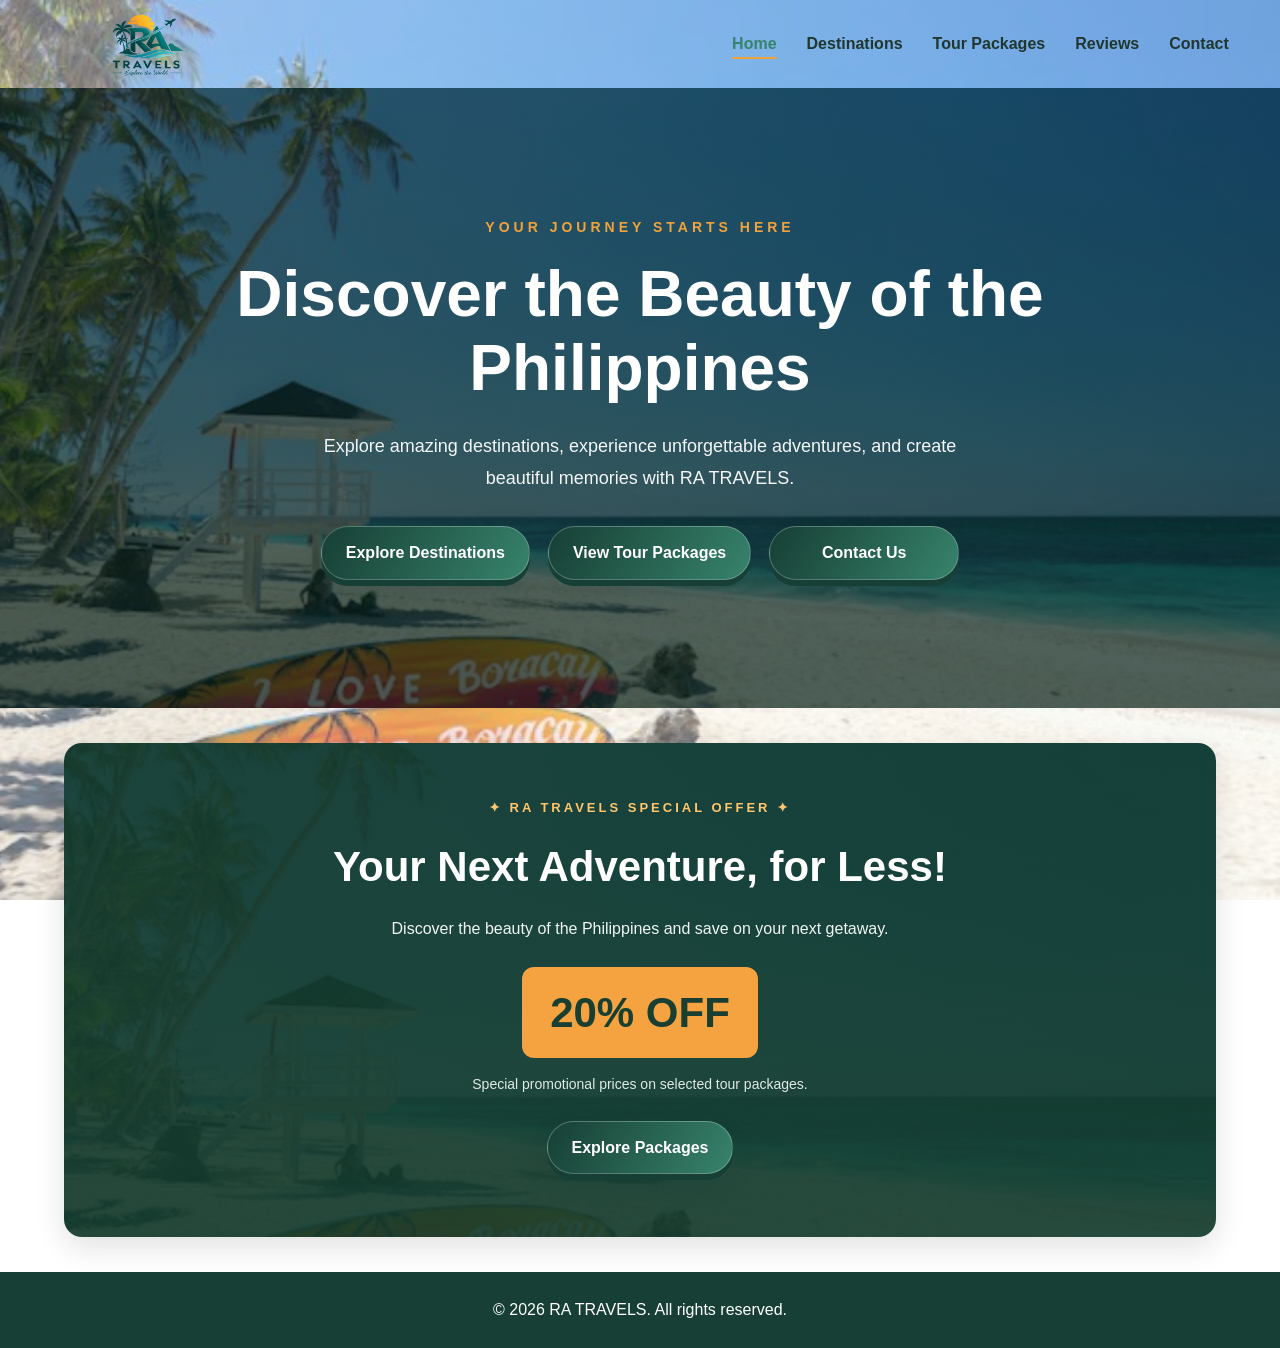
<file: index.html>
<!DOCTYPE html>
<html lang="en">
<head>
    <meta charset="UTF-8">
    <meta name="viewport" content="width=device-width, initial-scale=1.0">

    <title>Home | RA TRAVELS</title>
    <link rel="stylesheet" href="style.css">
</head>
<body>

    <!-- NAVIGATION -->
    <header class="navbar">
        <a href="index.html" class="logo">
            <img src="ra-travels-logo.png" alt="RA Travels Logo">
        </a>

        <nav>
            <ul class="nav-links" id="nav-links">
                <li><a href="index.html" class="active">Home</a></li>
                <li><a href="destinations.html">Destinations</a></li>
                <li><a href="ra-travel.html">Tour Packages</a></li>
<li><a href="reviews.html">Reviews</a></li>
                <li><a href="contact.html">Contact</a></li>
            </ul>
        </nav>
    </header>

    <!-- HOME HERO -->
    <main>
        <section class="home-hero">
            <div class="home-hero-content">
                <p class="section-label">YOUR JOURNEY STARTS HERE</p>

                <h1>Discover the Beauty of the Philippines</h1>

                <p>
                    Explore amazing destinations, experience unforgettable
                    adventures, and create beautiful memories with RA TRAVELS.
                </p>

                <div class="home-buttons">
                    <a href="destinations.html" class="btn">
                        Explore Destinations
                    </a>

                    <a href="ra-travel.html" class="btn">
                        View Tour Packages
                    </a>

                    <a href="contact.html" class="btn">
                        Contact Us
                    </a>
                </div>
            </div>
        </section>
<section class="promo-banner">
    <p class="promo-label">✦ RA TRAVELS SPECIAL OFFER ✦</p>
    <h2>Your Next Adventure, for Less!</h2>
    <p>
        Discover the beauty of the Philippines and save
        on your next getaway.
    </p>

    <div class="promo-discount">20% OFF</div>

    <p class="promo-note">
        Special promotional prices on selected tour packages.
    </p>

    <a href="ra-travel.html" class="btn promo-btn">
        Explore Packages
    </a>
</section>
    </main>

    <!-- FOOTER -->
    <footer>
        <p>&copy; 2026 RA TRAVELS. All rights reserved.</p>
    </footer>

</body>
</html>
</file>
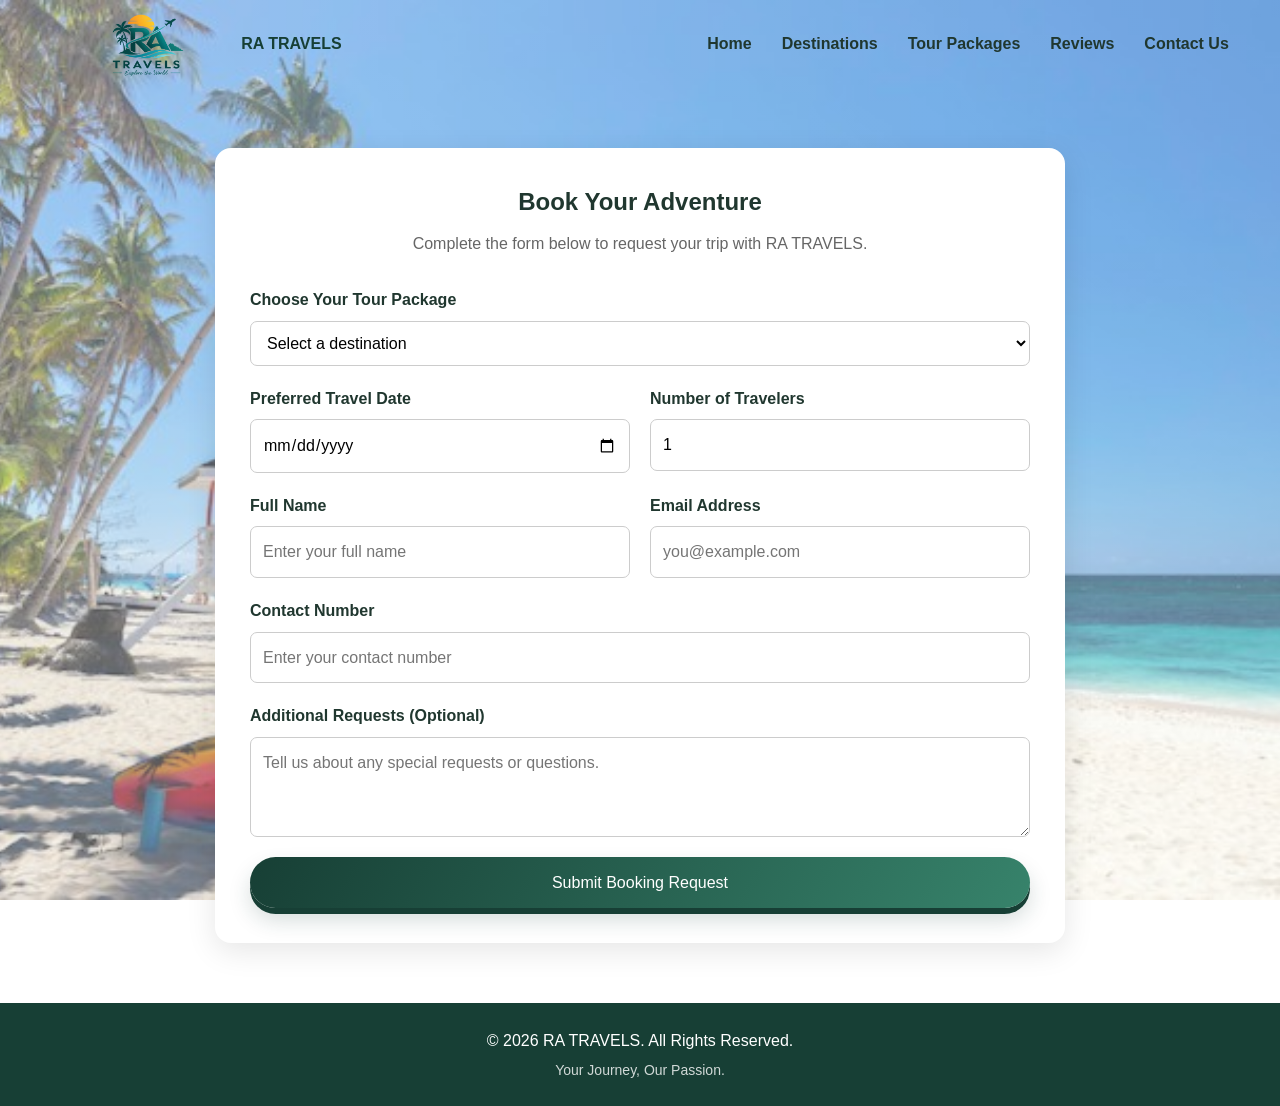
<file: booking.html>
<!DOCTYPE html>
<html lang="en">
<head>
    <meta charset="UTF-8">
    <meta name="viewport" content="width=device-width, initial-scale=1.0">
    <title>Book Your Trip | RA TRAVELS</title>
    <link rel="stylesheet" href="style.css">

    <style>
        .booking-section {
            max-width: 850px;
            margin: 60px auto;
            padding: 35px;
            background: #ffffff;
            border-radius: 16px;
            box-shadow: 0 8px 30px rgba(0, 0, 0, 0.10);
        }

        .booking-section h1 {
            text-align: center;
            margin-bottom: 10px;
        }

        .booking-intro {
            text-align: center;
            margin-bottom: 30px;
            color: #666666;
        }

        .booking-form {
            display: grid;
            grid-template-columns: 1fr 1fr;
            gap: 20px;
        }

        .form-group {
            display: flex;
            flex-direction: column;
            gap: 8px;
        }

        .form-group.full-width {
            grid-column: 1 / -1;
        }

        .form-group label {
            font-weight: 600;
        }

        .form-group input,
        .form-group select,
        .form-group textarea {
            width: 100%;
            padding: 12px;
            border: 1px solid #cccccc;
            border-radius: 7px;
            font: inherit;
            box-sizing: border-box;
            background: #ffffff;
        }

        .form-group textarea {
            min-height: 100px;
            resize: vertical;
        }

        .booking-submit {
            grid-column: 1 / -1;
            width: 100%;
            border: none;
            cursor: pointer;
            font: inherit;
        }

        .booking-message {
            display: none;
            grid-column: 1 / -1;
            padding: 15px;
            border-radius: 8px;
            background: #eef8f1;
            color: #24643b;
            line-height: 1.6;
        }

        @media (max-width: 600px) {
            .booking-section {
                margin: 30px 15px;
                padding: 22px 18px;
            }

            .booking-form {
                grid-template-columns: 1fr;
            }

            .form-group.full-width,
            .booking-submit,
            .booking-message {
                grid-column: 1;
            }
        }
    </style>
</head>

<body>

    <header>
        <nav class="navbar">
            <a href="index.html" class="logo">
                <img src="ra-travels-logo.png" alt="RA Travels Logo">
                <span>RA TRAVELS</span>
            </a>

            <ul class="nav-links">
                <li><a href="index.html">Home</a></li>
                <li><a href="destinations.html">Destinations</a></li>
                <li><a href="ra-travel.html">Tour Packages</a></li>
                <li><a href="reviews.html">Reviews</a></li>
                <li><a href="contact.html">Contact Us</a></li>
            </ul>
        </nav>
    </header>

    <main>
        <section class="booking-section">
            <h1>Book Your Adventure</h1>

            <p class="booking-intro">
                Complete the form below to request your trip with RA TRAVELS.
            </p>

            <form class="booking-form" id="bookingForm">

                <div class="form-group full-width">
                    <label for="destination">Choose Your Tour Package</label>
                    <select id="destination" name="destination" required>
                        <option value="">Select a destination</option>
                        <option value="Boracay">Boracay Island Escape</option>
                        <option value="Buscalan">Buscalan Cultural Adventure</option>
                        <option value="Cebu">Cebu Nature & Island Tour</option>
                        <option value="Zambales">Zambales Coastal Escape</option>
                        <option value="Inararo">Inararo Nature Adventure</option>
                        <option value="Baguio">Baguio Mountain Retreat</option>
                    </select>
                </div>

                <div class="form-group">
                    <label for="travelDate">Preferred Travel Date</label>
                    <input type="date" id="travelDate" name="travelDate" required>
                </div>

                <div class="form-group">
                    <label for="travelers">Number of Travelers</label>
                    <input type="number" id="travelers" name="travelers"
                           min="1" max="50" value="1" required>
                </div>

                <div class="form-group">
                    <label for="fullName">Full Name</label>
                    <input type="text" id="fullName" name="fullName"
                           placeholder="Enter your full name" required>
                </div>

                <div class="form-group">
                    <label for="email">Email Address</label>
                    <input type="email" id="email" name="email"
                           placeholder="you@example.com" required>
                </div>

                <div class="form-group full-width">
                    <label for="phone">Contact Number</label>
                    <input type="tel" id="phone" name="phone"
                           placeholder="Enter your contact number" required>
                </div>

                <div class="form-group full-width">
                    <label for="requests">Additional Requests (Optional)</label>
                    <textarea id="requests" name="requests"
                              placeholder="Tell us about any special requests or questions."></textarea>
                </div>

                <button type="submit" class="btn booking-submit">
                    Submit Booking Request
                </button>

                <div class="booking-message" id="bookingMessage" role="status">
                    <strong>Your form has been completed!</strong>
                    <p>
                        This is a demonstration form. Your booking details have
                        not been sent to RA TRAVELS. Please contact us to confirm
                        your request.
                    </p>
                </div>

            </form>
        </section>
    </main>

    <footer>
        <p>&copy; 2026 RA TRAVELS. All Rights Reserved.</p>
        <p>Your Journey, Our Passion.</p>
    </footer>

    <script>
        const params = new URLSearchParams(window.location.search);
        const destination = params.get("destination");

        if (destination) {
            document.getElementById("destination").value = destination;
        }

        const today = new Date();
        const localToday = new Date(
            today.getTime() - today.getTimezoneOffset() * 60000
        ).toISOString().split("T")[0];

        document.getElementById("travelDate").min = localToday;

        document.getElementById("bookingForm").addEventListener("submit", function(event) {
            event.preventDefault();

            if (!this.reportValidity()) return;

            document.getElementById("bookingMessage").style.display = "block";
            document.getElementById("bookingMessage").scrollIntoView({
                behavior: "smooth",
                block: "nearest"
            });
        });
    </script>

</body>
</html>
</file>
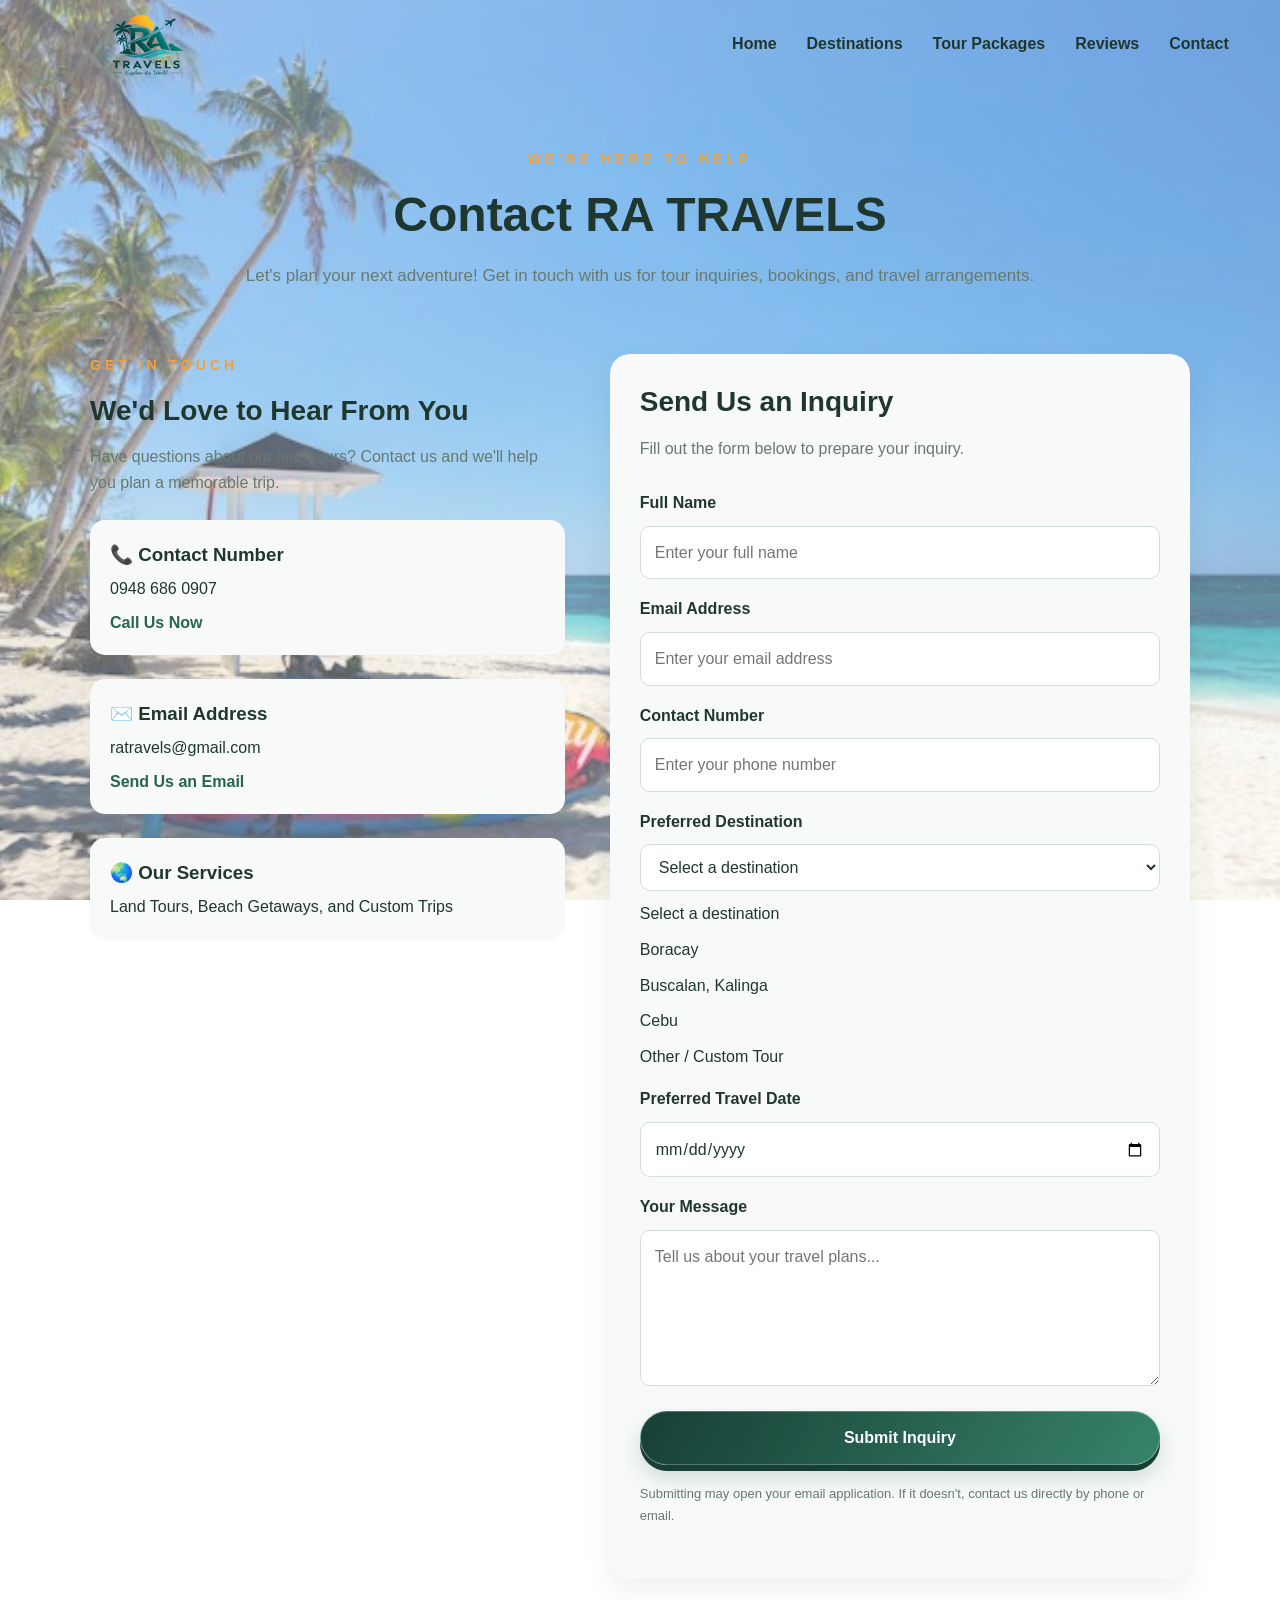
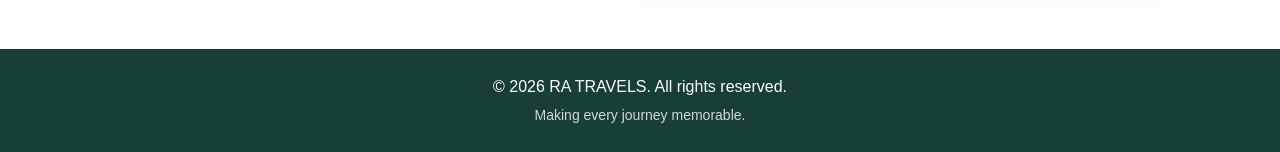
<file: contact.html>
<!DOCTYPE html>
<html lang="en">
<head>
    <meta charset="UTF-8">
    <meta name="viewport" content="width=device-width, initial-scale=1.0">

    <title>Contact Us | RA TRAVELS</title>
    <link rel="stylesheet" href="style.css">
</head>
<body>

    <!-- Navigation -->
    <header>
        <nav class="navbar">
            <a href="index.html" class="logo">
                <img src="ra-travels-logo.png"
                     alt="RA Travels Logo">
            </a>

            
<ul class="nav-links" id="nav-links">
    <li><a href="index.html">Home</a></li>
    <li><a href="destinations.html">Destinations</a></li>
    <li><a href="ra-travel.html">Tour Packages</a></li>
<li><a href="reviews.html">Reviews</a></li>
    <li><a href="contact.html">Contact</a></li>
</ul>

        </nav>
    </header>

    <main>

        <!-- Contact Hero -->
        <section class="contact-hero">
            <p class="section-label">WE'RE HERE TO HELP</p>
            <h1>Contact RA TRAVELS</h1>
            <p>
                Let's plan your next adventure!
                Get in touch with us for tour inquiries,
                bookings, and travel arrangements.
            </p>
        </section>

        <!-- Contact Information and Form -->
        <section class="contact-page">

            <div class="contact-info">
                <p class="section-label">GET IN TOUCH</p>
                <h2>We'd Love to Hear From You</h2>

                <p>
                    Have questions about our land tours?
                    Contact us and we'll help you plan
                    a memorable trip.
                </p>

                <div class="contact-item">
                    <h3>📞 Contact Number</h3>
                    <p>0948 686 0907</p>
                    <a href="tel:+639486860907" class="contact-link">
                        Call Us Now
                    </a>
                </div>

                <div class="contact-item">
                    <h3>✉️ Email Address</h3>
                    <p>ratravels@gmail.com</p>
                    <a href="mailto:ratravels@gmail.com"
                       class="contact-link">
                        Send Us an Email
                    </a>
                </div>

                <div class="contact-item">
                    <h3>🌏 Our Services</h3>
                    <p>Land Tours, Beach Getaways, and Custom Trips</p>
                </div>
            </div>

            <!-- Inquiry Form -->
            <div class="contact-form-container">
                <h2>Send Us an Inquiry</h2>
                <p>Fill out the form below to prepare your inquiry.</p>

                <form action="mailto:ratravels@gmail.com"
                      method="post"
                      enctype="text/plain">

                    <label for="name">Full Name</label>
                    <input type="text"
                           id="name"
                           name="Full Name"
                           placeholder="Enter your full name"
                           required>

                    <label for="email">Email Address</label>
                    <input type="email"
                           id="email"
                           name="Email"
                           placeholder="Enter your email address"
                           required>

                    <label for="phone">Contact Number</label>
                    <input type="tel"
                           id="phone"
                           name="Contact Number"
                           placeholder="Enter your phone number"
                           required>

                    <label for="destination">Preferred Destination</label>
                   <select id="destination"
        name="destination"
        required>
    <option value="">Select a destination</option>
    <option value="Boracay">Boracay</option>
    <option value="Buscalan, Kalinga">Buscalan, Kalinga</option>
    <option value="Cebu">Cebu</option>
    <option value="Zambales">Zambales</option>
    <option value="Inararo">Inararo</option>
    <option value="Baguio">Baguio</option>
    <option value="Custom Tour">Other / Custom Tour</option>
</select>
                        <option value="">Select a destination</option>
                        <option value="Boracay">Boracay</option>
                        <option value="Buscalan, Kalinga">
                            Buscalan, Kalinga
                        </option>
                        <option value="Cebu">Cebu</option>
                        <option value="Custom Tour">Other / Custom Tour</option>
                    </select>

                    <label for="date">Preferred Travel Date</label>
                    <input type="date"
                           id="date"
                           name="Preferred Travel Date">

                    <label for="message">Your Message</label>
                    <textarea id="message"
                              name="Message"
                              rows="5"
                              placeholder="Tell us about your travel plans..."
                              required></textarea>

                    <button type="submit" class="btn">
                        Submit Inquiry
                    </button>

                </form>

                <p class="form-note">
                    Submitting may open your email application.
                    If it doesn't, contact us directly by phone or email.
                </p>
            </div>

        </section>

    </main>

    <!-- Footer -->
    <footer>
        <p>&copy; 2026 RA TRAVELS. All rights reserved.</p>
        <p>Making every journey memorable.</p>
    </footer>

<script>
document.addEventListener("DOMContentLoaded", function () {
    const params = new URLSearchParams(window.location.search);
    const destination = params.get("destination");

    const destinationField =
        document.querySelector('[name="destination"]');

    if (destination && destinationField) {
        destinationField.value = destination;
    }
});
</script>

</body>
</html>
</file>
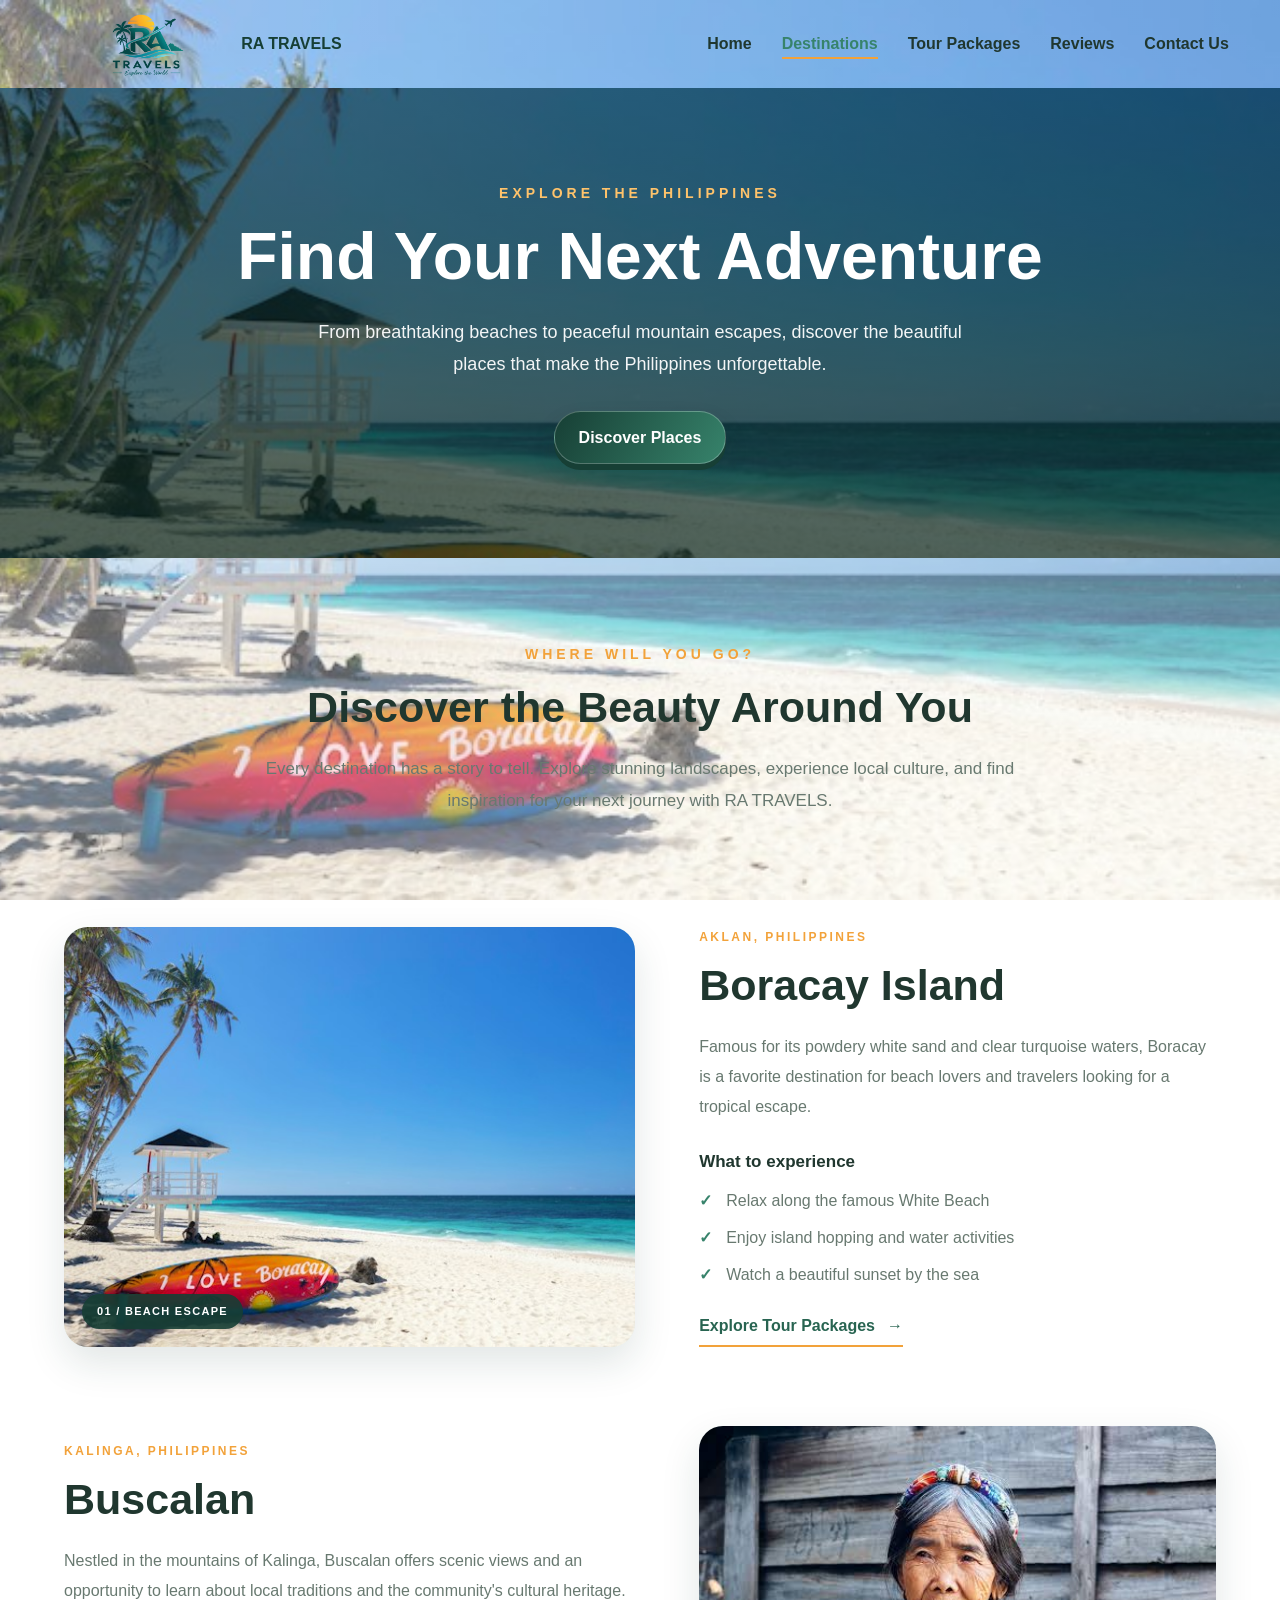
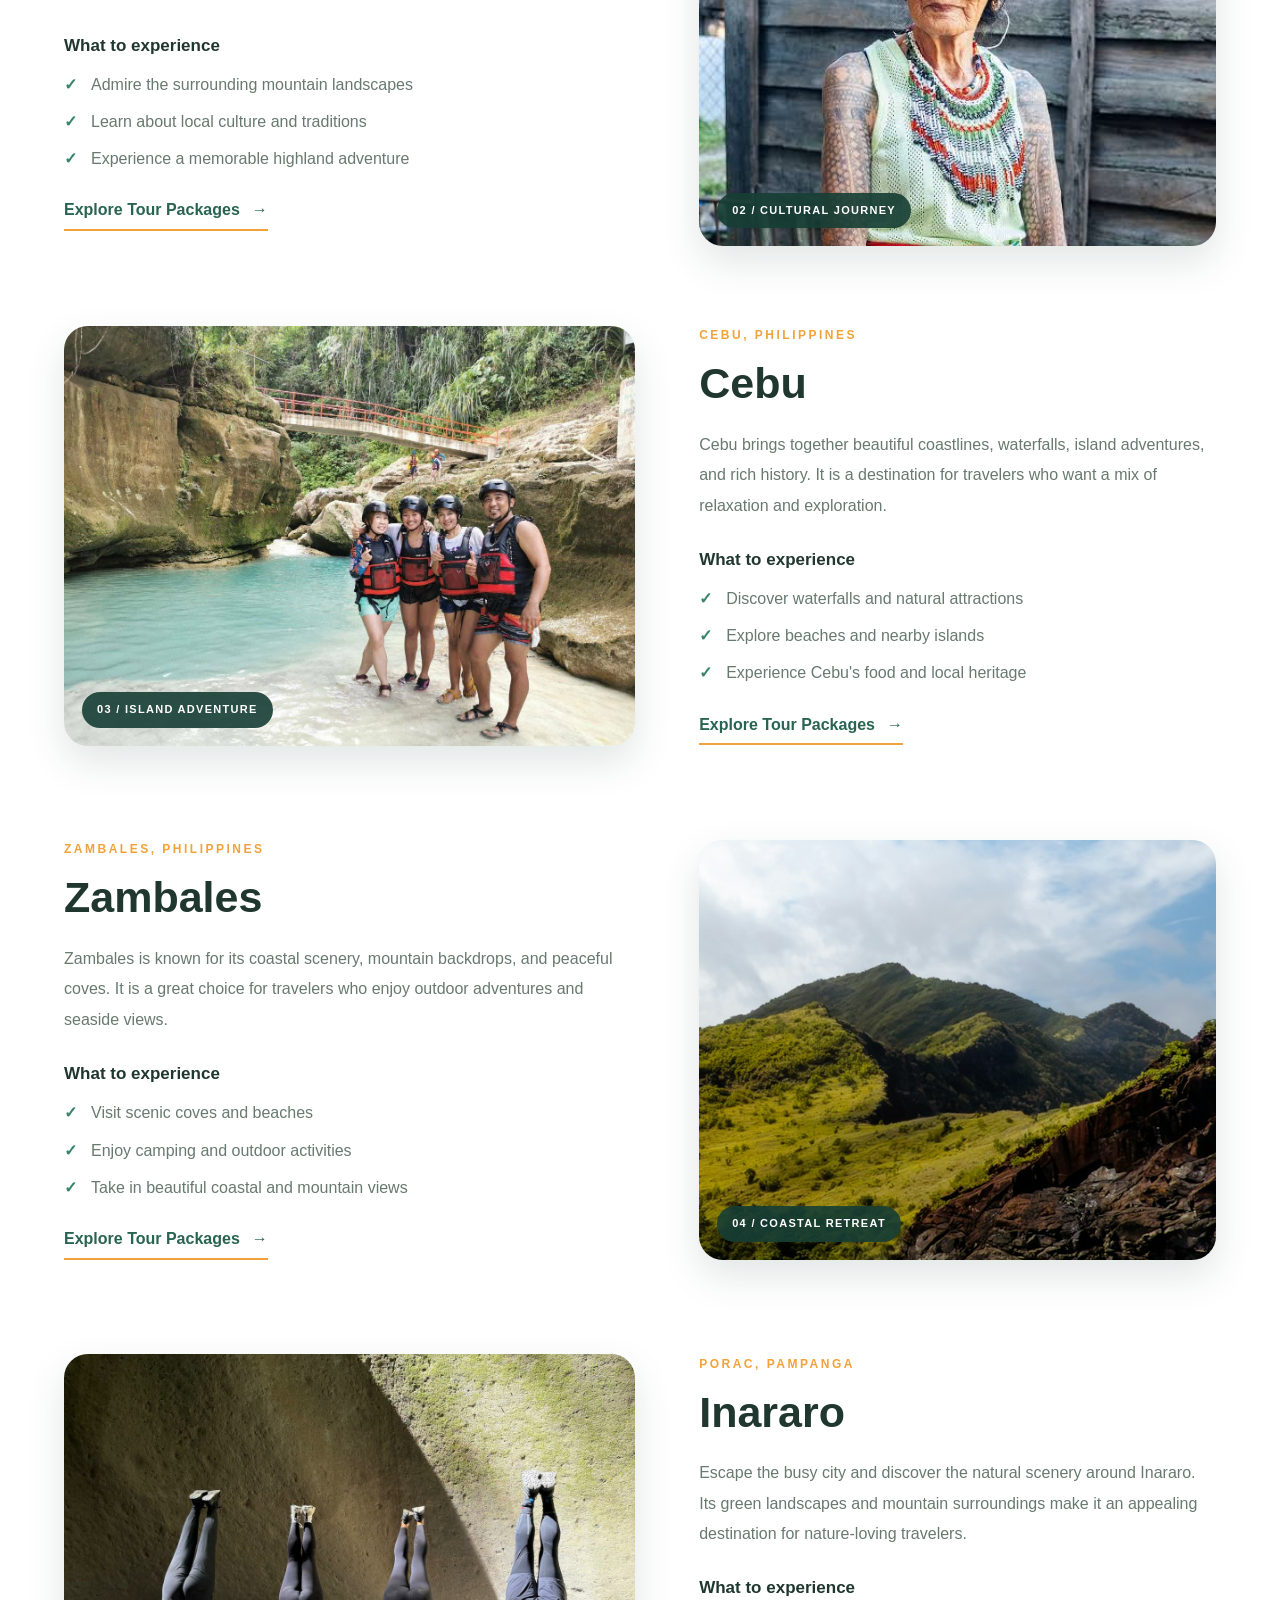
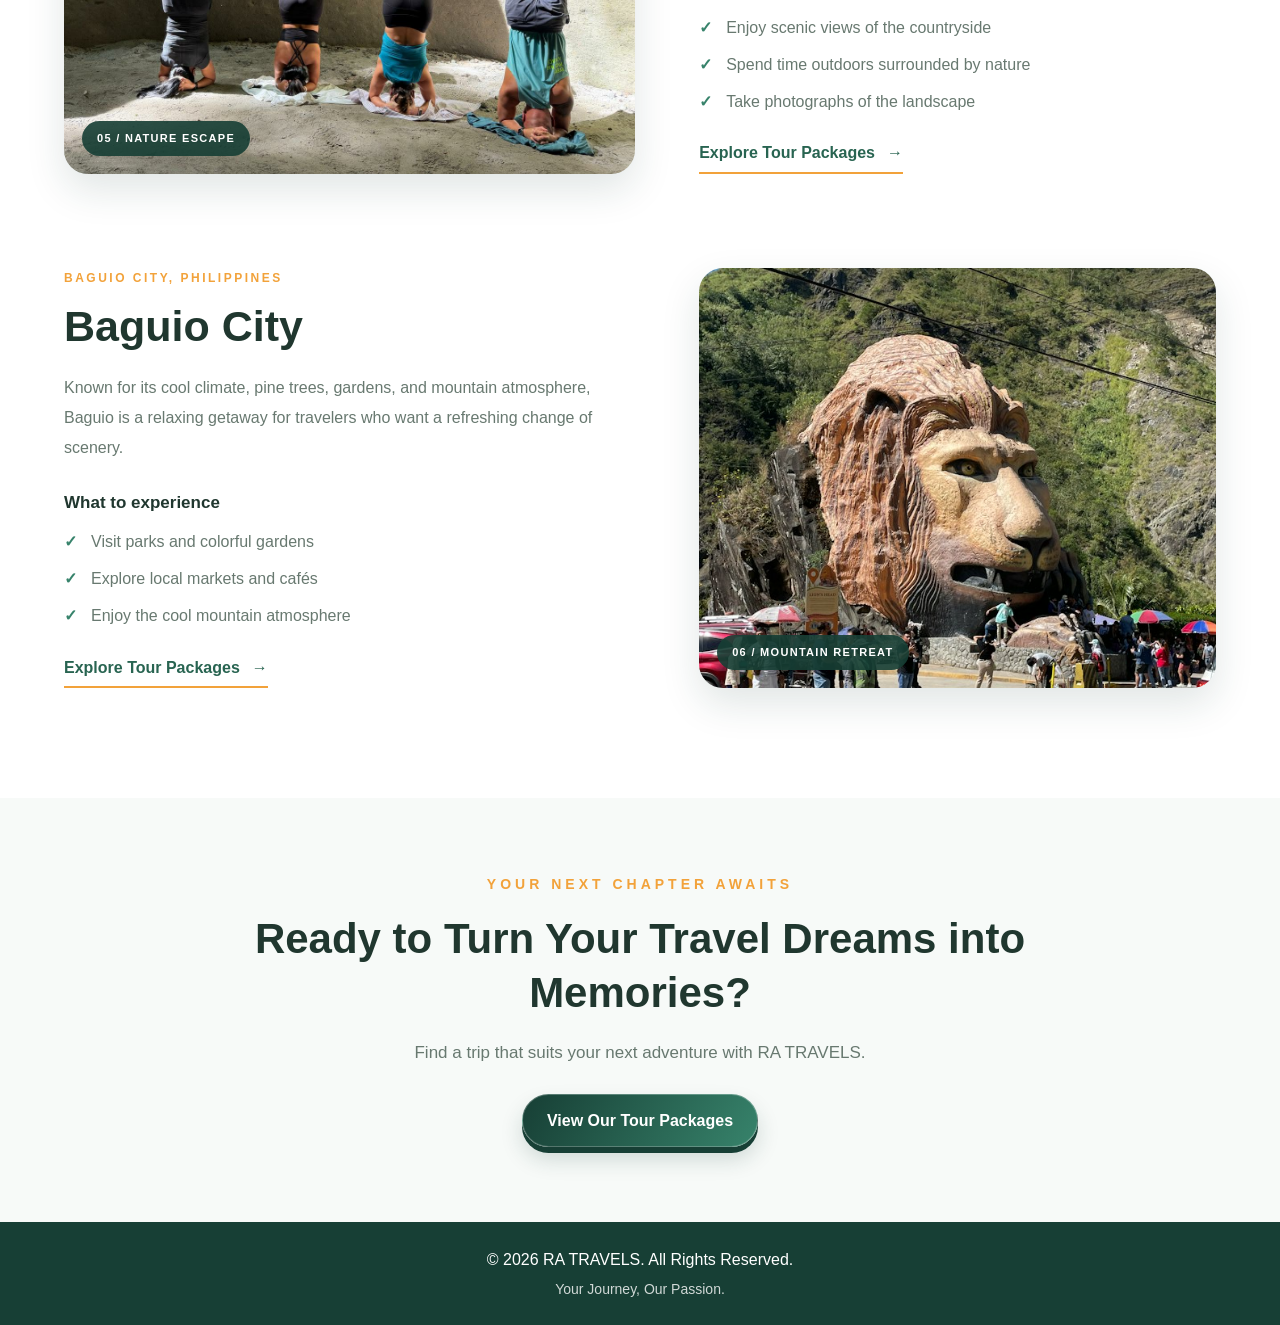
<file: destinations.html>
<!DOCTYPE html>
<html lang="en">
<head>
    <meta charset="UTF-8">
    <meta name="viewport" content="width=device-width, initial-scale=1.0">
    <title>Explore Destinations | RA TRAVELS</title>
    <link rel="stylesheet" href="style.css">
</head>

<body>

    <!-- NAVIGATION -->
    <header>
        <nav class="navbar">
            <a href="index.html" class="logo">
                <img src="ra-travels-logo.png" alt="RA Travels Logo">
                <span>RA TRAVELS</span>
            </a>

            <ul class="nav-links">
                <li><a href="index.html">Home</a></li>
                <li><a href="destinations.html" class="active">Destinations</a></li>
                <li><a href="ra-travel.html">Tour Packages</a></li>
<li><a href="reviews.html">Reviews</a></li>
                <li><a href="contact.html">Contact Us</a></li>
            </ul>
        </nav>
    </header>

    <main>

        <!-- DESTINATIONS HERO -->
        <section class="destination-hero">
            <div class="destination-hero-content">
                <p class="section-label">EXPLORE THE PHILIPPINES</p>
                <h1>Find Your Next Adventure</h1>
                <p>
                    From breathtaking beaches to peaceful mountain escapes,
                    discover the beautiful places that make the Philippines
                    unforgettable.
                </p>
                <a href="#travel-guides" class="btn">
                    Discover Places
                </a>
            </div>
        </section>

        <!-- INTRODUCTION -->
        <section class="travel-intro" id="travel-guides">
            <p class="section-label">WHERE WILL YOU GO?</p>
            <h2>Discover the Beauty Around You</h2>
            <p>
                Every destination has a story to tell. Explore stunning
                landscapes, experience local culture, and find inspiration
                for your next journey with RA TRAVELS.
            </p>
        </section>

        <!-- DESTINATION 1: BORACAY -->
        <section class="travel-guide">
            <div class="travel-guide-image">
                <img src="boracay.jpg" alt="White sand beach in Boracay">
                <span class="guide-number">01 / BEACH ESCAPE</span>
            </div>

            <div class="travel-guide-content">
                <p class="section-label">AKLAN, PHILIPPINES</p>
                <h2>Boracay Island</h2>
                <p>
                    Famous for its powdery white sand and clear turquoise
                    waters, Boracay is a favorite destination for beach lovers
                    and travelers looking for a tropical escape.
                </p>

                <h3>What to experience</h3>
                <ul class="guide-highlights">
                    <li>Relax along the famous White Beach</li>
                    <li>Enjoy island hopping and water activities</li>
                    <li>Watch a beautiful sunset by the sea</li>
                </ul>

                <a href="ra-travel.html" class="guide-link">
                    Explore Tour Packages <span>→</span>
                </a>
            </div>
        </section>

        <!-- DESTINATION 2: BUSCALAN -->
        <section class="travel-guide reverse">
            <div class="travel-guide-image buscalan-image">
                <img src="buscalan.jpg" alt="Mountain scenery in Buscalan, Kalinga">
                <span class="guide-number">02 / CULTURAL JOURNEY</span>
            </div>

            <div class="travel-guide-content">
                <p class="section-label">KALINGA, PHILIPPINES</p>
                <h2>Buscalan</h2>
                <p>
                    Nestled in the mountains of Kalinga, Buscalan offers
                    scenic views and an opportunity to learn about local
                    traditions and the community's cultural heritage.
                </p>

                <h3>What to experience</h3>
                <ul class="guide-highlights">
                    <li>Admire the surrounding mountain landscapes</li>
                    <li>Learn about local culture and traditions</li>
                    <li>Experience a memorable highland adventure</li>
                </ul>

                <a href="ra-travel.html" class="guide-link">
                    Explore Tour Packages <span>→</span>
                </a>
            </div>
        </section>

        <!-- DESTINATION 3: CEBU -->
        <section class="travel-guide">
            <div class="travel-guide-image">
                <img src="cebu.jpg" alt="Scenic island and coastal waters in Cebu">
                <span class="guide-number">03 / ISLAND ADVENTURE</span>
            </div>

            <div class="travel-guide-content">
                <p class="section-label">CEBU, PHILIPPINES</p>
                <h2>Cebu</h2>
                <p>
                    Cebu brings together beautiful coastlines, waterfalls,
                    island adventures, and rich history. It is a destination
                    for travelers who want a mix of relaxation and exploration.
                </p>

                <h3>What to experience</h3>
                <ul class="guide-highlights">
                    <li>Discover waterfalls and natural attractions</li>
                    <li>Explore beaches and nearby islands</li>
                    <li>Experience Cebu's food and local heritage</li>
                </ul>

                <a href="ra-travel.html" class="guide-link">
                    Explore Tour Packages <span>→</span>
                </a>
            </div>
        </section>

        <!-- DESTINATION 4: ZAMBALES -->
        <section class="travel-guide reverse">
            <div class="travel-guide-image">
                <img src="zambales.jpg" alt="Coastal scenery in Zambales">
                <span class="guide-number">04 / COASTAL RETREAT</span>
            </div>

            <div class="travel-guide-content">
                <p class="section-label">ZAMBALES, PHILIPPINES</p>
                <h2>Zambales</h2>
                <p>
                    Zambales is known for its coastal scenery, mountain
                    backdrops, and peaceful coves. It is a great choice for
                    travelers who enjoy outdoor adventures and seaside views.
                </p>

                <h3>What to experience</h3>
                <ul class="guide-highlights">
                    <li>Visit scenic coves and beaches</li>
                    <li>Enjoy camping and outdoor activities</li>
                    <li>Take in beautiful coastal and mountain views</li>
                </ul>

                <a href="ra-travel.html" class="guide-link">
                    Explore Tour Packages <span>→</span>
                </a>
            </div>
        </section>

        <!-- DESTINATION 5: INARARO -->
        <section class="travel-guide">
            <div class="travel-guide-image">
                <img src="inararo.jpg" alt="Green mountain landscape in Inararo">
                <span class="guide-number">05 / NATURE ESCAPE</span>
            </div>

            <div class="travel-guide-content">
                <p class="section-label">PORAC, PAMPANGA</p>
                <h2>Inararo</h2>
                <p>
                    Escape the busy city and discover the natural scenery
                    around Inararo. Its green landscapes and mountain
                    surroundings make it an appealing destination for
                    nature-loving travelers.
                </p>

                <h3>What to experience</h3>
                <ul class="guide-highlights">
                    <li>Enjoy scenic views of the countryside</li>
                    <li>Spend time outdoors surrounded by nature</li>
                    <li>Take photographs of the landscape</li>
                </ul>

                <a href="ra-travel.html" class="guide-link">
                    Explore Tour Packages <span>→</span>
                </a>
            </div>
        </section>

        <!-- DESTINATION 6: BAGUIO -->
        <section class="travel-guide reverse">
            <div class="travel-guide-image">
                <img src="baguio.jpg" alt="Cool mountain scenery in Baguio">
                <span class="guide-number">06 / MOUNTAIN RETREAT</span>
            </div>

            <div class="travel-guide-content">
                <p class="section-label">BAGUIO CITY, PHILIPPINES</p>
                <h2>Baguio City</h2>
                <p>
                    Known for its cool climate, pine trees, gardens, and
                    mountain atmosphere, Baguio is a relaxing getaway for
                    travelers who want a refreshing change of scenery.
                </p>

                <h3>What to experience</h3>
                <ul class="guide-highlights">
                    <li>Visit parks and colorful gardens</li>
                    <li>Explore local markets and cafés</li>
                    <li>Enjoy the cool mountain atmosphere</li>
                </ul>

                <a href="ra-travel.html" class="guide-link">
                    Explore Tour Packages <span>→</span>
                </a>
            </div>
        </section>

        <!-- FINAL CALL TO ACTION -->
        <section class="destination-cta">
            <p class="section-label">YOUR NEXT CHAPTER AWAITS</p>
            <h2>Ready to Turn Your Travel Dreams into Memories?</h2>
            <p>
                Find a trip that suits your next adventure with RA TRAVELS.
            </p>
            <a href="ra-travel.html" class="btn">
                View Our Tour Packages
            </a>
        </section>

    </main>

    <!-- FOOTER -->
    <footer>
        <p>&copy; 2026 RA TRAVELS. All Rights Reserved.</p>
        <p>Your Journey, Our Passion.</p>
    </footer>

</body>
</html>
</file>
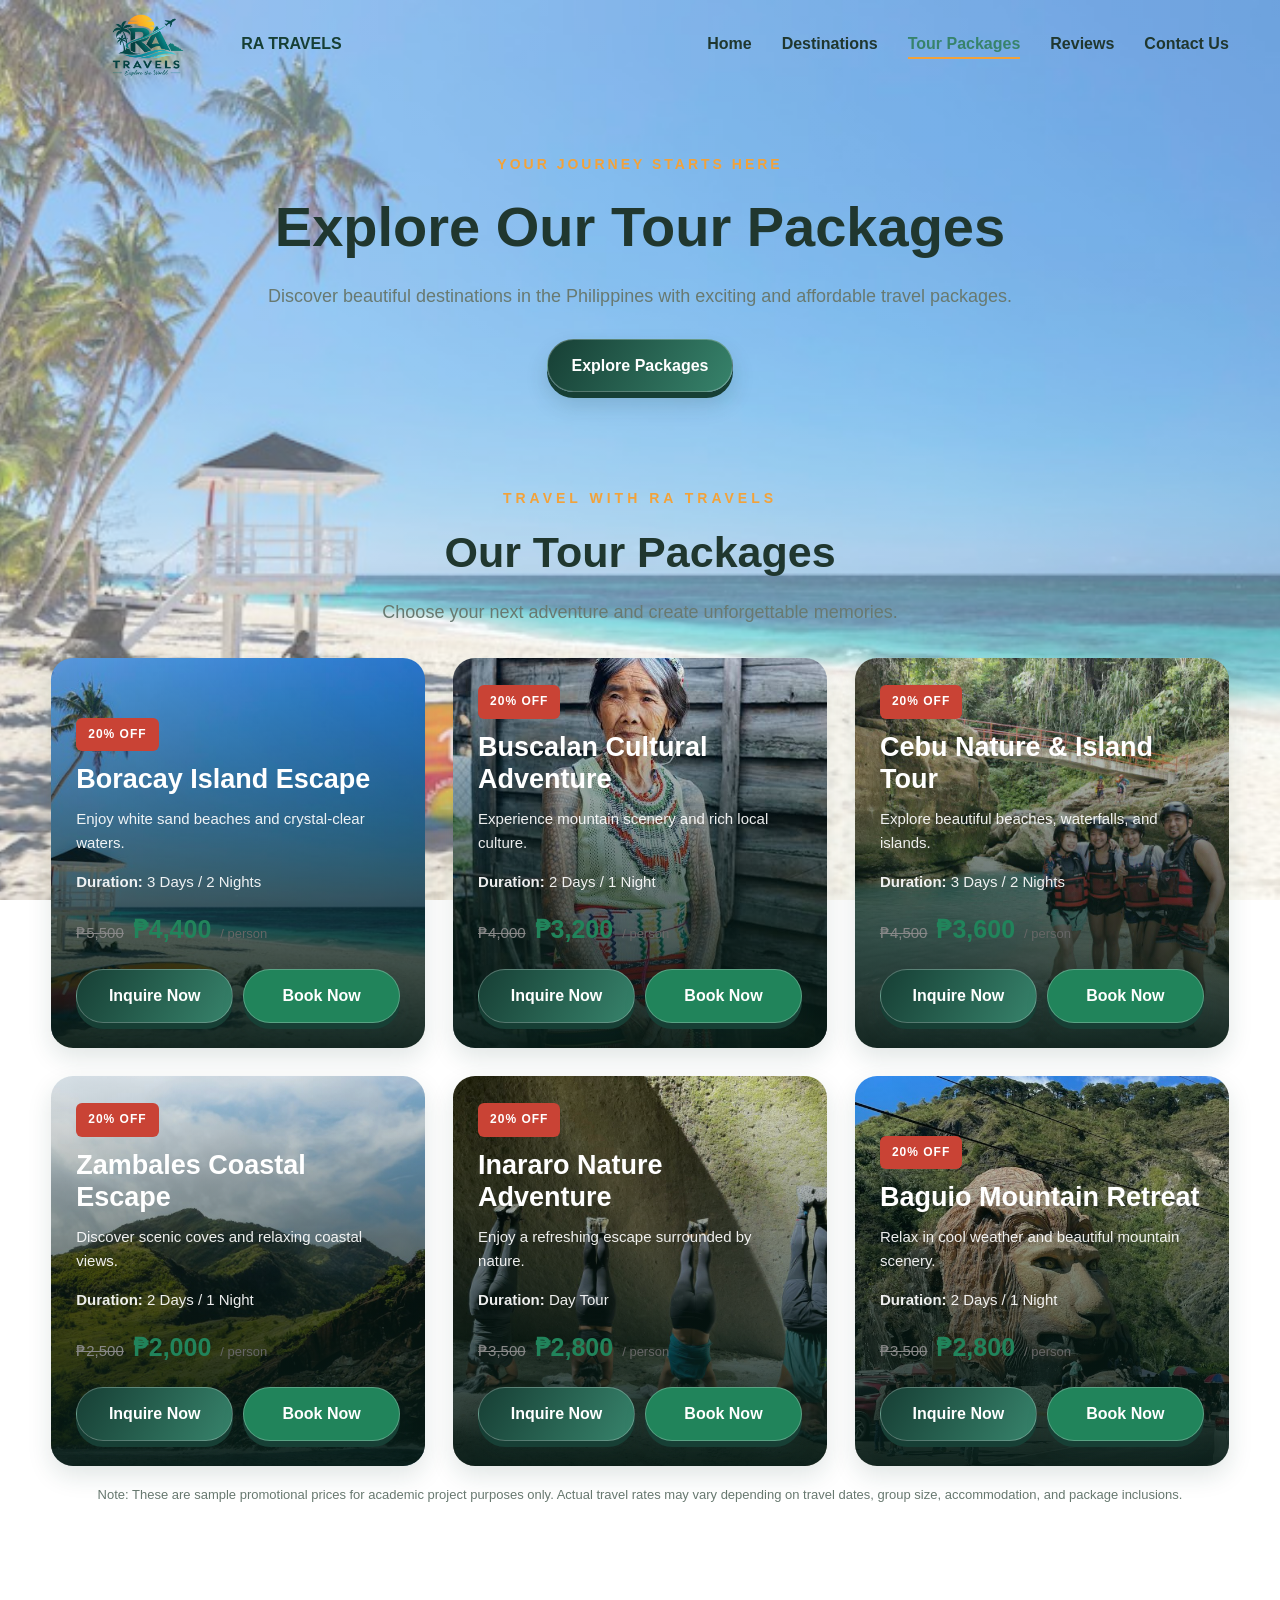
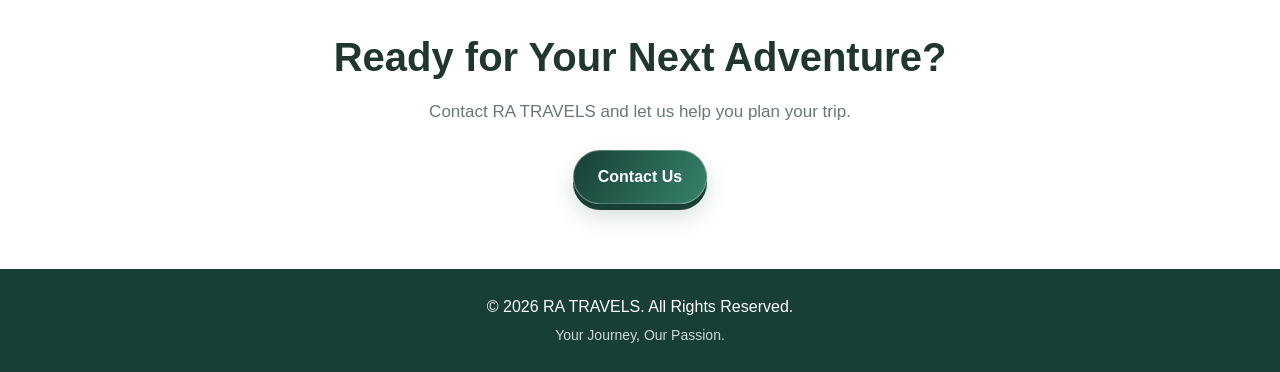
<file: ra-travel.html>
<!DOCTYPE html>
<html lang="en">
<head>
    <meta charset="UTF-8">
    <meta name="viewport" content="width=device-width, initial-scale=1.0">
    <title>Tour Packages | RA TRAVELS</title>
    <link rel="stylesheet" href="style.css">

    <style>
        .sale-badge {
            display: inline-block;
            background: #c94335;
            color: #ffffff;
            font-size: 12px;
            font-weight: 800;
            letter-spacing: 1px;
            padding: 7px 12px;
            border-radius: 6px;
            margin-bottom: 12px;
        }

        .sale-price {
            display: flex;
            flex-wrap: wrap;
            align-items: baseline;
            gap: 9px;
            margin: 15px 0 20px;
        }

        .original-price {
            color: #888888;
            text-decoration: line-through;
            font-size: 15px;
        }

        .discounted-price {
            color: #21845b;
            font-size: 25px;
            font-weight: 800;
        }

        .price-per-person {
            color: #666666;
            font-size: 13px;
        }

        /* PACKAGE BUTTONS */
        .package-actions {
            display: flex;
            flex-wrap: wrap;
            gap: 10px;
            margin-top: 15px;
        }

        .package-actions .btn {
            flex: 1 1 120px;
            text-align: center;
            text-decoration: none;
            box-sizing: border-box;
        }

        .book-btn {
            background: #21845b;
            color: #ffffff;
        }

        .book-btn:hover {
            background: #176642;
        }

        @media (max-width: 600px) {
            .discounted-price {
                font-size: 22px;
            }

            .package-actions {
                flex-direction: column;
            }

            .package-actions .btn {
                width: 100%;
            }
        }
    </style>
</head>

<body>

    <!-- NAVIGATION -->
    <header>
        <nav class="navbar">
            <a href="index.html" class="logo">
                <img src="ra-travels-logo.png" alt="RA Travels Logo">
                <span>RA TRAVELS</span>
            </a>

            <ul class="nav-links">
                <li><a href="index.html">Home</a></li>
                <li><a href="destinations.html">Destinations</a></li>
                <li><a href="ra-travel.html" class="active">Tour Packages</a></li>
                <li><a href="reviews.html">Reviews</a></li>
                <li><a href="contact.html">Contact Us</a></li>
            </ul>
        </nav>
    </header>

    <!-- HERO SECTION -->
    <section class="packages-hero">
        <div class="hero-content">
            <p>YOUR JOURNEY STARTS HERE</p>
            <h1>Explore Our Tour Packages</h1>
            <p>
                Discover beautiful destinations in the Philippines
                with exciting and affordable travel packages.
            </p>
            <a href="#packages" class="btn">Explore Packages</a>
        </div>
    </section>

    <!-- TOUR PACKAGES -->
    <main>
        <section class="section" id="packages">
            <p class="section-label">TRAVEL WITH RA TRAVELS</p>
            <h2>Our Tour Packages</h2>

            <p class="section-description">
                Choose your next adventure and create unforgettable memories.
            </p>

            <div class="destination-grid">

                <!-- BORACAY -->
                <article class="destination-card boracay">
                    <div class="package-content">
                        <span class="sale-badge">20% OFF</span>
                        <h2>Boracay Island Escape</h2>
                        <p>Enjoy white sand beaches and crystal-clear waters.</p>
                        <p><strong>Duration:</strong> 3 Days / 2 Nights</p>

                        <div class="sale-price">
                            <span class="original-price">₱5,500</span>
                            <span class="discounted-price">₱4,400</span>
                            <span class="price-per-person">/ person</span>
                        </div>

                        <div class="package-actions">
                            <a href="contact.html?destination=Boracay"
                               class="btn">
                                Inquire Now
                            </a>

                            <a href="booking.html?destination=Boracay"
                               class="btn book-btn">
                                Book Now
                            </a>
                        </div>
                    </div>
                </article>

                <!-- BUSCALAN -->
                <article class="destination-card buscalan">
                    <div class="package-content">
                        <span class="sale-badge">20% OFF</span>
                        <h2>Buscalan Cultural Adventure</h2>
                        <p>Experience mountain scenery and rich local culture.</p>
                        <p><strong>Duration:</strong> 2 Days / 1 Night</p>

                        <div class="sale-price">
                            <span class="original-price">₱4,000</span>
                            <span class="discounted-price">₱3,200</span>
                            <span class="price-per-person">/ person</span>
                        </div>

                        <div class="package-actions">
                            <a href="contact.html?destination=Buscalan"
                               class="btn">
                                Inquire Now
                            </a>

                            <a href="booking.html?destination=Buscalan"
                               class="btn book-btn">
                                Book Now
                            </a>
                        </div>
                    </div>
                </article>

                <!-- CEBU -->
                <article class="destination-card cebu">
                    <div class="package-content">
                        <span class="sale-badge">20% OFF</span>
                        <h2>Cebu Nature &amp; Island Tour</h2>
                        <p>Explore beautiful beaches, waterfalls, and islands.</p>
                        <p><strong>Duration:</strong> 3 Days / 2 Nights</p>

                        <div class="sale-price">
                            <span class="original-price">₱4,500</span>
                            <span class="discounted-price">₱3,600</span>
                            <span class="price-per-person">/ person</span>
                        </div>

                        <div class="package-actions">
                            <a href="contact.html?destination=Cebu"
                               class="btn">
                                Inquire Now
                            </a>

                            <a href="booking.html?destination=Cebu"
                               class="btn book-btn">
                                Book Now
                            </a>
                        </div>
                    </div>
                </article>

                <!-- ZAMBALES -->
                <article class="destination-card zambales">
                    <div class="package-content">
                        <span class="sale-badge">20% OFF</span>
                        <h2>Zambales Coastal Escape</h2>
                        <p>Discover scenic coves and relaxing coastal views.</p>
                        <p><strong>Duration:</strong> 2 Days / 1 Night</p>

                        <div class="sale-price">
                            <span class="original-price">₱2,500</span>
                            <span class="discounted-price">₱2,000</span>
                            <span class="price-per-person">/ person</span>
                        </div>

                        <div class="package-actions">
                            <a href="contact.html?destination=Zambales"
                               class="btn">
                                Inquire Now
                            </a>

                            <a href="booking.html?destination=Zambales"
                               class="btn book-btn">
                                Book Now
                            </a>
                        </div>
                    </div>
                </article>

                <!-- INARARO -->
                <article class="destination-card inararo">
                    <div class="package-content">
                        <span class="sale-badge">20% OFF</span>
                        <h2>Inararo Nature Adventure</h2>
                        <p>Enjoy a refreshing escape surrounded by nature.</p>
                        <p><strong>Duration:</strong> Day Tour</p>

                        <div class="sale-price">
                            <span class="original-price">₱3,500</span>
                            <span class="discounted-price">₱2,800</span>
                            <span class="price-per-person">/ person</span>
                        </div>

                        <div class="package-actions">
                            <a href="contact.html?destination=Inararo"
                               class="btn">
                                Inquire Now
                            </a>

                            <a href="booking.html?destination=Inararo"
                               class="btn book-btn">
                                Book Now
                            </a>
                        </div>
                    </div>
                </article>

                <!-- BAGUIO -->
                <article class="destination-card baguio">
                    <div class="package-content">
                        <span class="sale-badge">20% OFF</span>
                        <h2>Baguio Mountain Retreat</h2>
                        <p>Relax in cool weather and beautiful mountain scenery.</p>
                        <p><strong>Duration:</strong> 2 Days / 1 Night</p>

                        <div class="sale-price">
                            <span class="original-price">₱3,500</span>
                            <span class="discounted-price">₱2,800</span>
                            <span class="price-per-person">/ person</span>
                        </div>

                        <div class="package-actions">
                            <a href="contact.html?destination=Baguio"
                               class="btn">
                                Inquire Now
                            </a>

                            <a href="booking.html?destination=Baguio"
                               class="btn book-btn">
                                Book Now
                            </a>
                        </div>
                    </div>
                </article>

            </div>

            <!-- PRICE DISCLAIMER -->
            <p class="form-note">
                Note: These are sample promotional prices for academic
                project purposes only. Actual travel rates may vary
                depending on travel dates, group size, accommodation,
                and package inclusions.
            </p>
        </section>

        <!-- CALL TO ACTION -->
        <section class="cta-section">
            <h2>Ready for Your Next Adventure?</h2>
            <p>Contact RA TRAVELS and let us help you plan your trip.</p>
            <a href="contact.html" class="btn">Contact Us</a>
        </section>
    </main>

    <!-- FOOTER -->
    <footer>
        <p>&copy; 2026 RA TRAVELS. All Rights Reserved.</p>
        <p>Your Journey, Our Passion.</p>
    </footer>

</body>
</html>
</file>
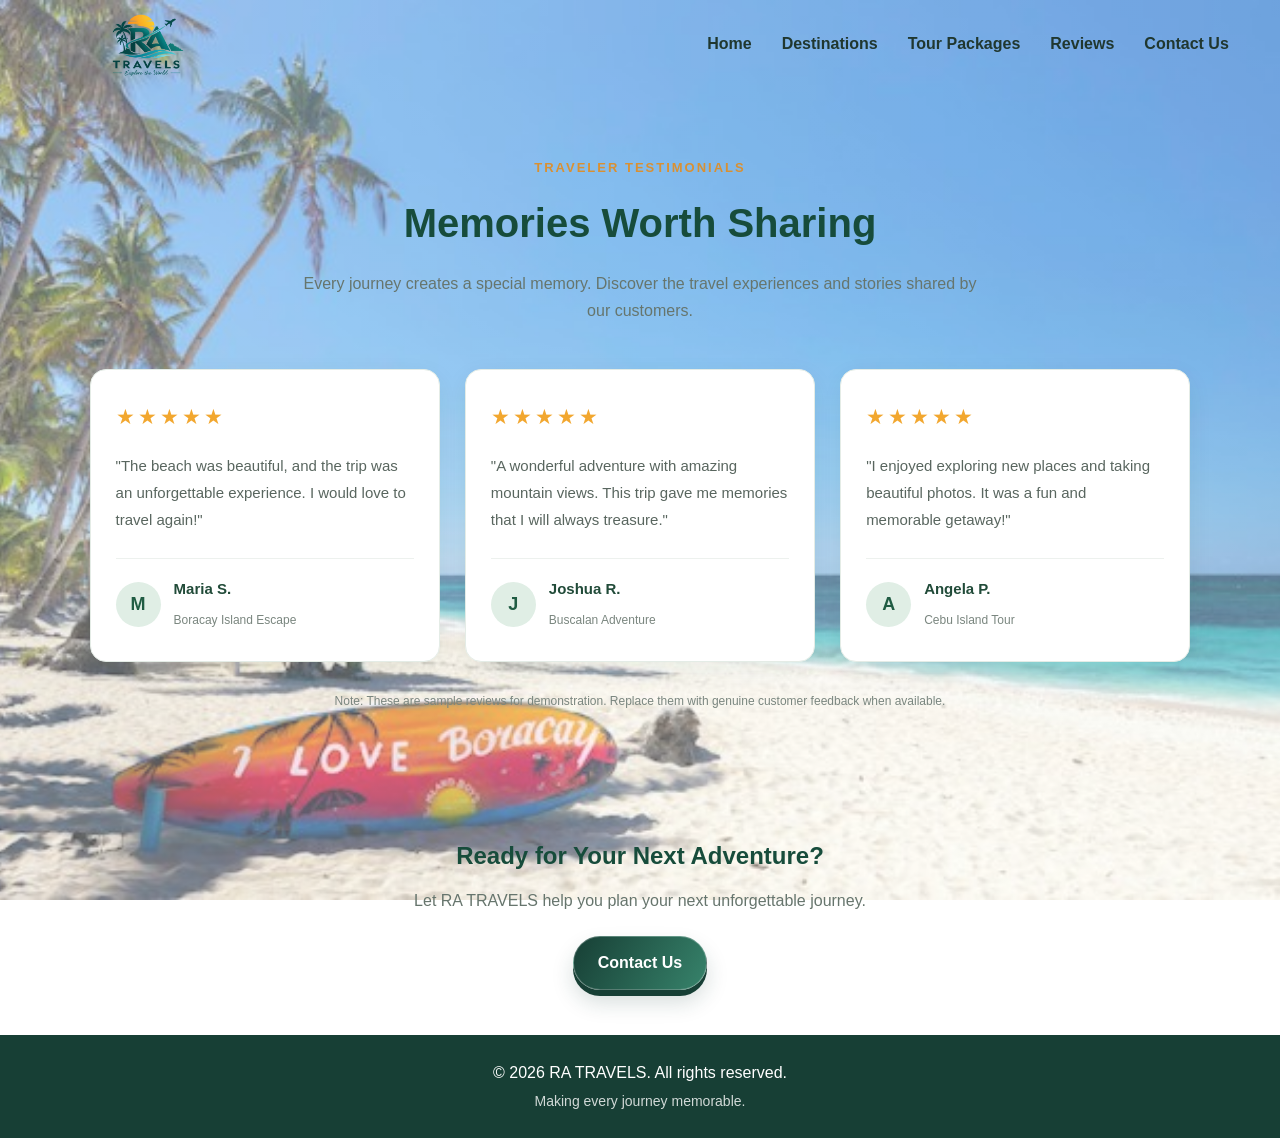
<file: reviews.html>
<!DOCTYPE html>
<html lang="en">
<head>
    <meta charset="UTF-8">
    <meta name="viewport" content="width=device-width, initial-scale=1.0">

    <title>Customer Reviews | RA TRAVELS</title>

    <link rel="stylesheet" href="style.css">

    <style>
        /* Reviews Page */
        .reviews-page {
    padding: 70px 7% 80px;
    background: transparent;
    min-height: 70vh;
}

        .reviews-heading {
            max-width: 700px;
            margin: 0 auto 45px;
            text-align: center;
        }

        .reviews-subtitle {
            color: #d99032;
            font-size: 13px;
            font-weight: 700;
            letter-spacing: 2px;
            margin-bottom: 12px;
        }

        .reviews-heading h1 {
            color: #174c3b;
            font-size: clamp(28px, 4vw, 40px);
            margin: 0 0 15px;
        }

        .reviews-heading p:last-child {
            color: #66756d;
            line-height: 1.7;
        }

        .reviews-container {
            max-width: 1200px;
            margin: 0 auto;
            display: grid;
            grid-template-columns: repeat(3, minmax(0, 1fr));
            gap: 25px;
        }

        .review-card {
            display: flex;
            flex-direction: column;
            background: #fff;
            padding: 30px 25px;
            border-radius: 16px;
            border: 1px solid #e4ece6;
            box-shadow: 0 8px 25px rgba(25, 65, 45, 0.07);
            transition: transform 0.3s ease,
                        box-shadow 0.3s ease;
        }

        .review-card:hover {
            transform: translateY(-6px);
            box-shadow: 0 14px 32px rgba(25, 65, 45, 0.12);
        }

        .review-stars {
            color: #f2a72f;
            font-size: 21px;
            letter-spacing: 3px;
            margin-bottom: 18px;
        }

        .review-text {
            flex: 1;
            color: #59665f;
            font-size: 15px;
            line-height: 1.8;
            margin: 0 0 25px;
        }

        .review-customer {
            display: flex;
            align-items: center;
            gap: 13px;
            padding-top: 18px;
            border-top: 1px solid #edf1ee;
        }

        .review-avatar {
            width: 45px;
            height: 45px;
            flex-shrink: 0;
            display: flex;
            align-items: center;
            justify-content: center;
            border-radius: 50%;
            background: #e0eee5;
            color: #205c43;
            font-size: 18px;
            font-weight: 700;
        }

        .review-customer h3 {
            color: #214b39;
            font-size: 15px;
            margin: 0 0 5px;
        }

        .review-customer span {
            color: #7a867f;
            font-size: 12px;
        }

        .reviews-note {
            margin: 30px auto 0;
            text-align: center;
            color: #7a867f;
            font-size: 12px;
        }

        .reviews-contact {
    text-align: center;
    padding: 45px 20px;
    background: transparent;
}

        .reviews-contact h2 {
            color: #174c3b;
            margin-bottom: 12px;
        }

        .reviews-contact p {
            color: #66756d;
            line-height: 1.7;
            margin-bottom: 22px;
        }

        @media (max-width: 900px) {
            .reviews-container {
                grid-template-columns: repeat(2, minmax(0, 1fr));
            }
        }

        @media (max-width: 600px) {
            .reviews-page {
                padding: 50px 6%;
            }

            .reviews-container {
                grid-template-columns: 1fr;
                gap: 18px;
            }

            .review-card {
                padding: 25px 22px;
            }
        }
    </style>
</head>

<body>

    <!-- Navigation -->
    <header>
        <nav class="navbar">

            <a href="index.html" class="logo">
                <img src="ra-travels-logo.png"
                     alt="RA Travels - Explore the World">
            </a>

            <button class="menu-toggle"
                    id="menu-toggle"
                    aria-label="Open navigation menu"
                    aria-expanded="false"
                    aria-controls="nav-links">
                ☰
            </button>

            <ul class="nav-links" id="nav-links">
                <li><a href="index.html">Home</a></li>
                <li><a href="destinations.html">Destinations</a></li>
                <li><a href="ra-travel.html">Tour Packages</a></li>
                <li><a href="reviews.html" aria-current="page">Reviews</a></li>
                <li><a href="contact.html">Contact Us</a></li>
            </ul>

        </nav>
    </header>

    <!-- Reviews Heading -->
    <main>
        <section class="reviews-page">

            <div class="reviews-heading">
                <p class="reviews-subtitle">
                    TRAVELER TESTIMONIALS
                </p>

                <h1>Memories Worth Sharing</h1>

                <p>
                    Every journey creates a special memory.
                    Discover the travel experiences and stories
                    shared by our customers.
                </p>
            </div>

            <!-- Review Cards -->
            <div class="reviews-container">

                <article class="review-card">
                    <div class="review-stars"
                         aria-label="5 out of 5 stars">
                        ★★★★★
                    </div>

                    <p class="review-text">
                        "The beach was beautiful, and the trip
                        was an unforgettable experience. I would
                        love to travel again!"
                    </p>

                    <div class="review-customer">
                        <div class="review-avatar"
                             aria-hidden="true">M</div>

                        <div>
                            <h3>Maria S.</h3>
                            <span>Boracay Island Escape</span>
                        </div>
                    </div>
                </article>

                <article class="review-card">
                    <div class="review-stars"
                         aria-label="5 out of 5 stars">
                        ★★★★★
                    </div>

                    <p class="review-text">
                        "A wonderful adventure with amazing
                        mountain views. This trip gave me
                        memories that I will always treasure."
                    </p>

                    <div class="review-customer">
                        <div class="review-avatar"
                             aria-hidden="true">J</div>

                        <div>
                            <h3>Joshua R.</h3>
                            <span>Buscalan Adventure</span>
                        </div>
                    </div>
                </article>

                <article class="review-card">
                    <div class="review-stars"
                         aria-label="5 out of 5 stars">
                        ★★★★★
                    </div>

                    <p class="review-text">
                        "I enjoyed exploring new places and
                        taking beautiful photos. It was a fun
                        and memorable getaway!"
                    </p>

                    <div class="review-customer">
                        <div class="review-avatar"
                             aria-hidden="true">A</div>

                        <div>
                            <h3>Angela P.</h3>
                            <span>Cebu Island Tour</span>
                        </div>
                    </div>
                </article>

            </div>

            <p class="reviews-note">
                Note: These are sample reviews for demonstration.
                Replace them with genuine customer feedback when available.
            </p>

        </section>

        <!-- Contact Call to Action -->
        <section class="reviews-contact">
            <h2>Ready for Your Next Adventure?</h2>

            <p>
                Let RA TRAVELS help you plan your next
                unforgettable journey.
            </p>

            <a href="contact.html" class="btn">
                Contact Us
            </a>
        </section>
    </main>

    <!-- Footer -->
    <footer>
        <p>&copy; 2026 RA TRAVELS. All rights reserved.</p>
        <p>Making every journey memorable.</p>
    </footer>

    <!-- Mobile Navigation -->
    <script>
        const menuToggle = document.getElementById("menu-toggle");
        const navLinks = document.getElementById("nav-links");

        menuToggle.addEventListener("click", function () {
            const isOpen = navLinks.classList.toggle("active");

            menuToggle.setAttribute("aria-expanded", isOpen);
            menuToggle.setAttribute(
                "aria-label",
                isOpen
                    ? "Close navigation menu"
                    : "Open navigation menu"
            );

            menuToggle.textContent = isOpen ? "✕" : "☰";
        });

        navLinks.querySelectorAll("a").forEach(function (link) {
            link.addEventListener("click", function () {
                navLinks.classList.remove("active");

                menuToggle.setAttribute("aria-expanded", "false");
                menuToggle.setAttribute(
                    "aria-label",
                    "Open navigation menu"
                );

                menuToggle.textContent = "☰";
            });
        });
    </script>

</body>
</html>
</file>
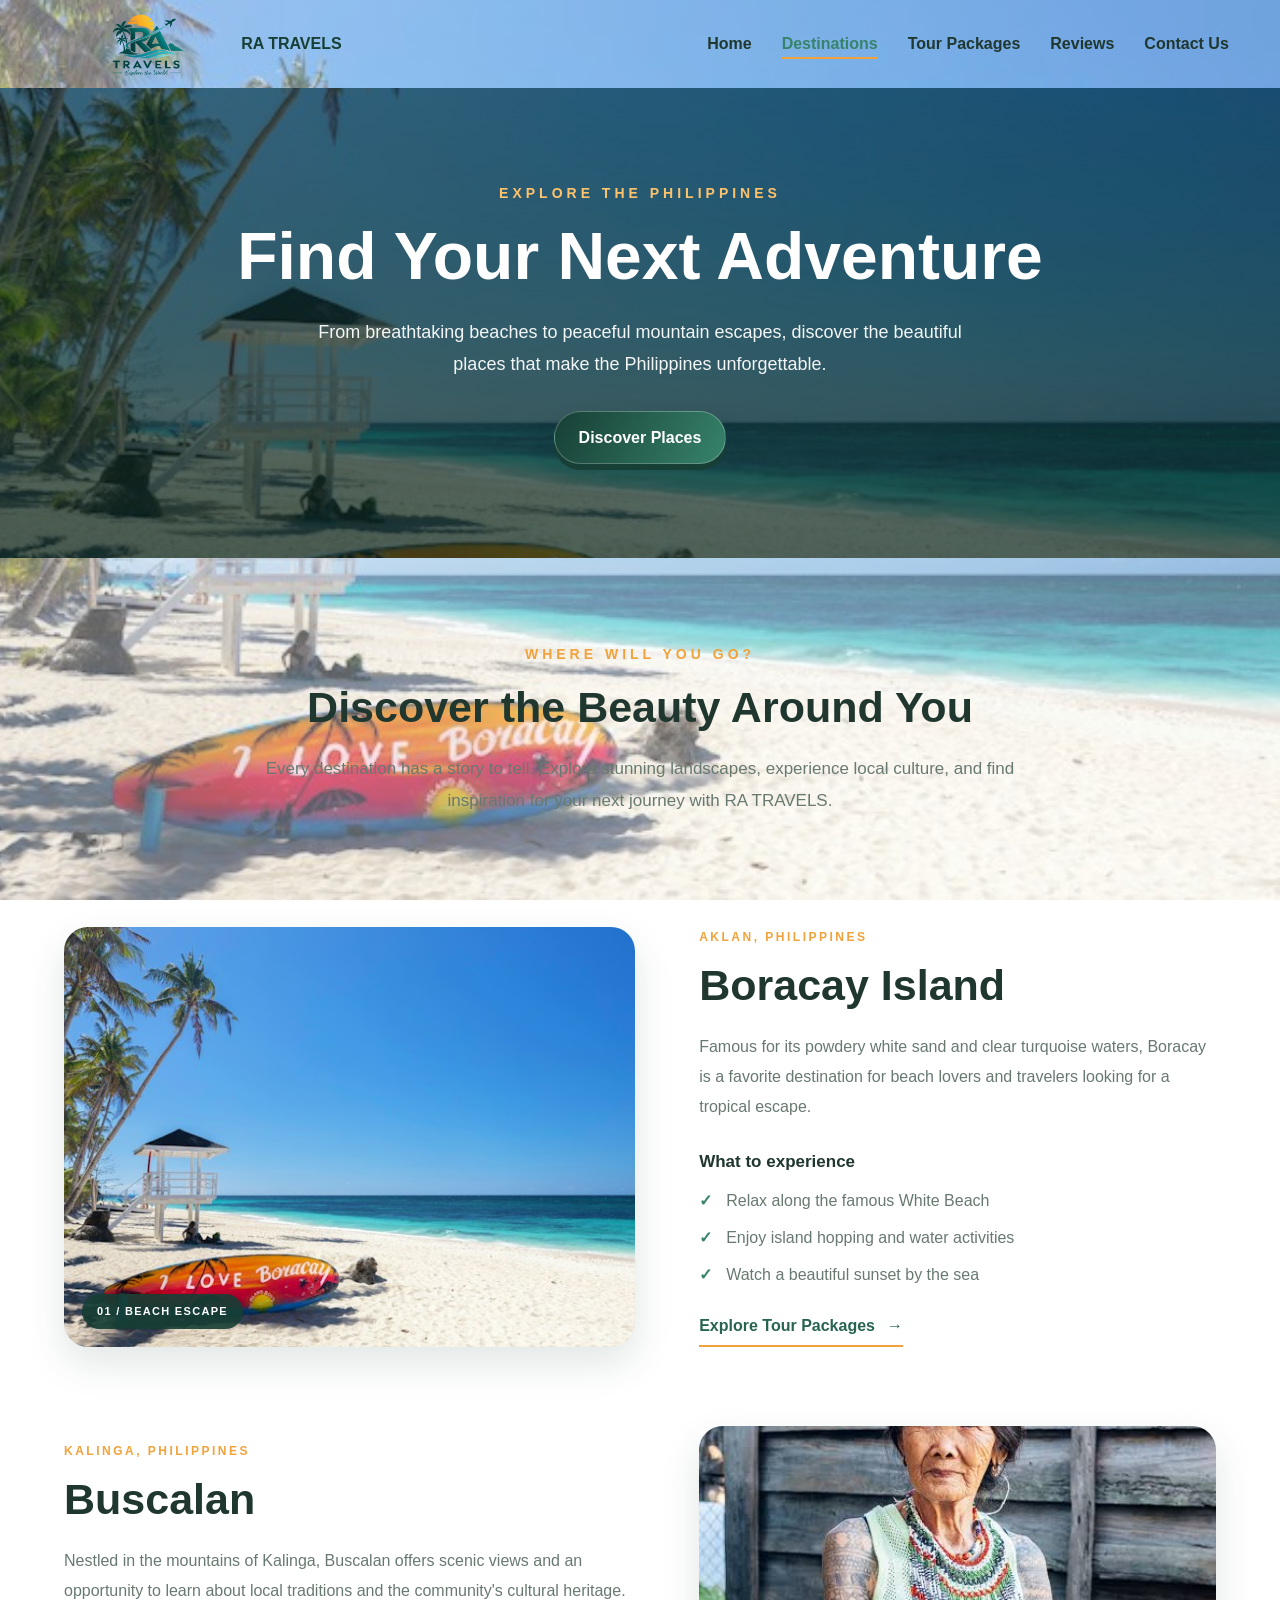
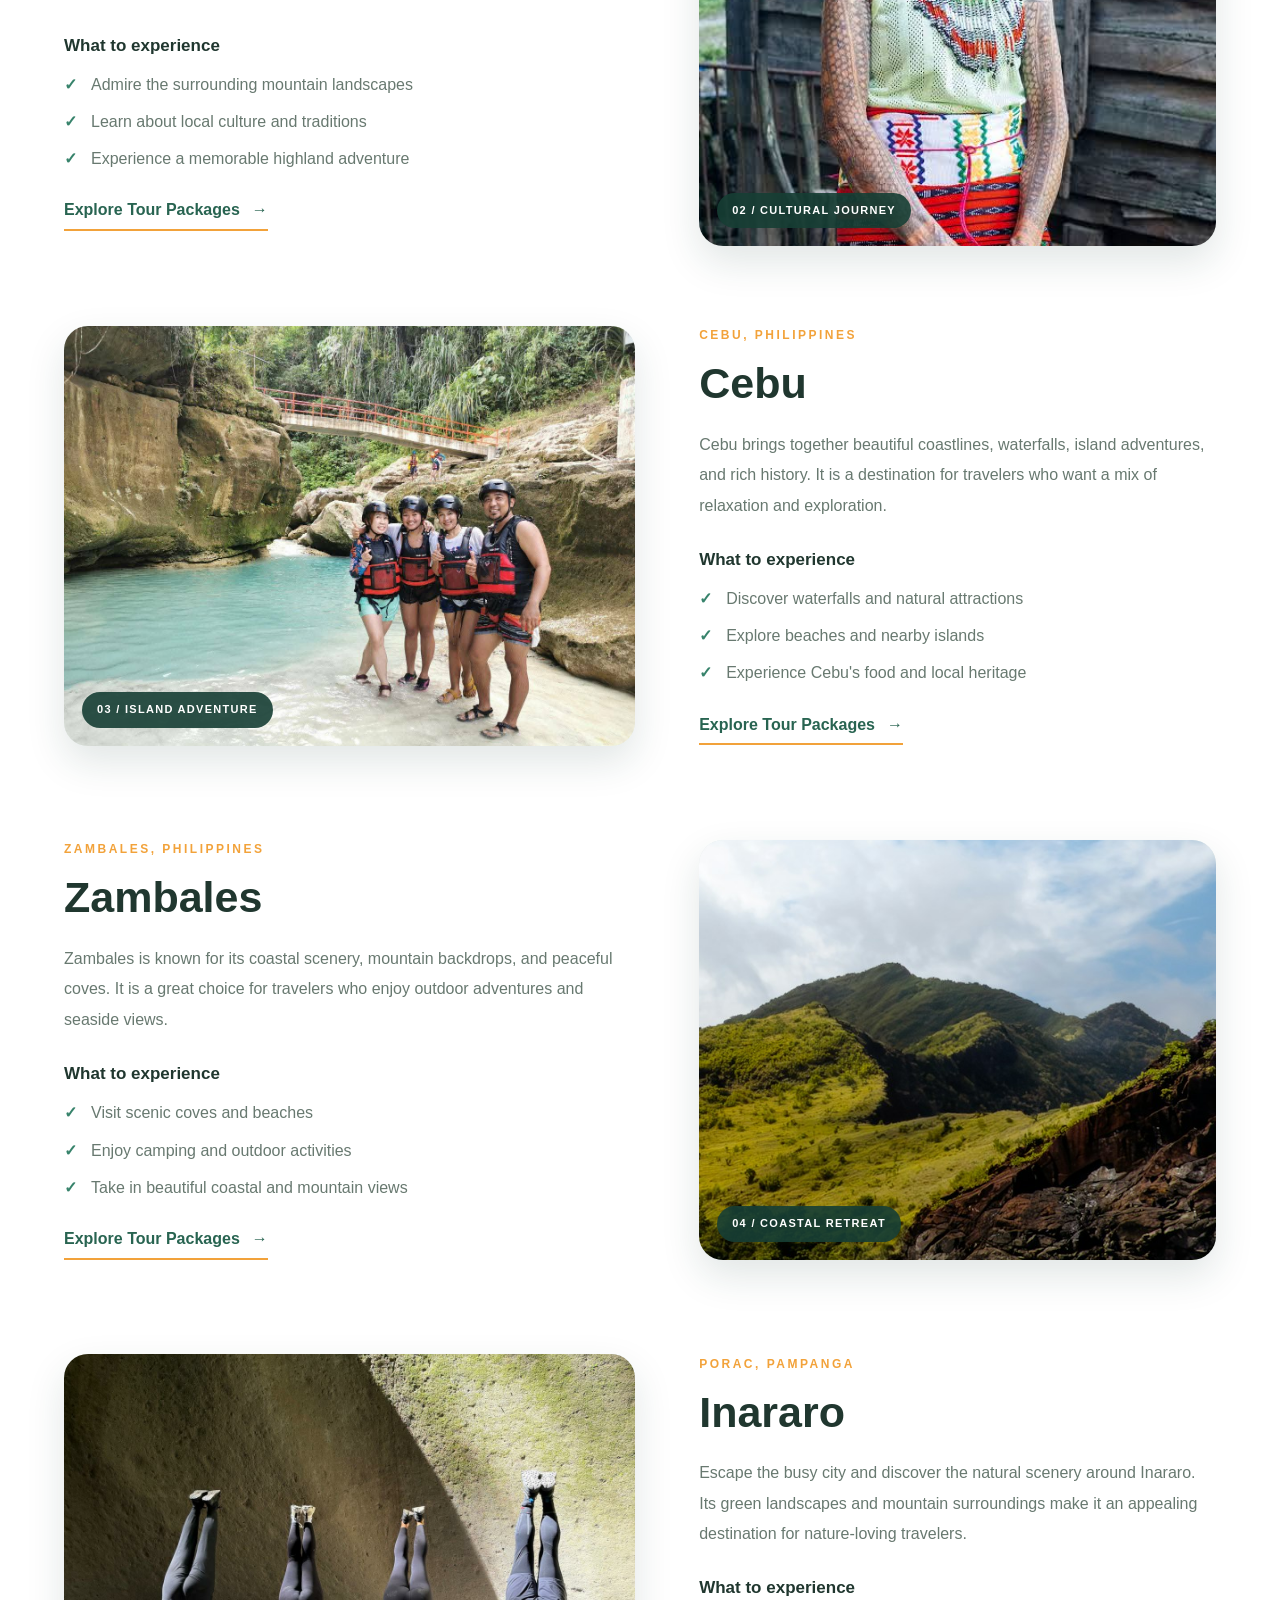
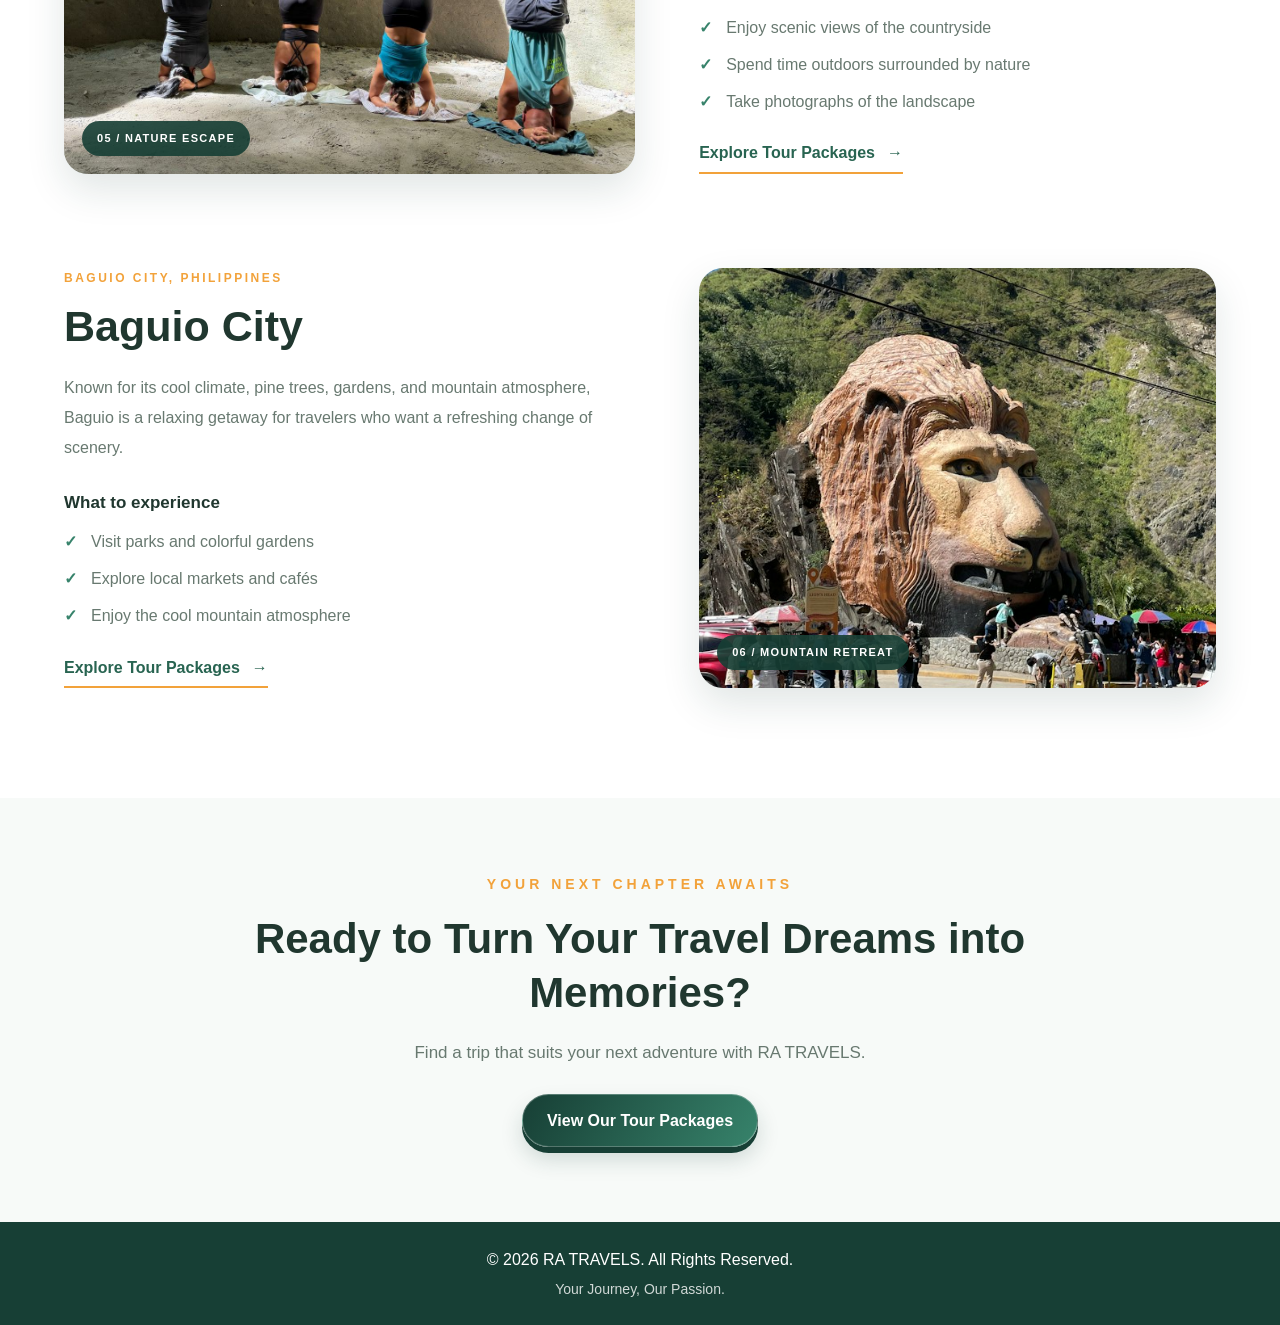
<file: Ar-Travels/destinations.html>
<!DOCTYPE html>
<html lang="en">
<head>
    <meta charset="UTF-8">
    <meta name="viewport" content="width=device-width, initial-scale=1.0">
    <title>Explore Destinations | RA TRAVELS</title>
    <link rel="stylesheet" href="style.css">
</head>

<body>

    <!-- NAVIGATION -->
    <header>
        <nav class="navbar">
            <a href="index.html" class="logo">
                <img src="ra-travels-logo.png" alt="RA Travels Logo">
                <span>RA TRAVELS</span>
            </a>

            <ul class="nav-links">
                <li><a href="index.html">Home</a></li>
                <li><a href="destinations.html" class="active">Destinations</a></li>
                <li><a href="ra-travel.html">Tour Packages</a></li>
<li><a href="reviews.html">Reviews</a></li>
                <li><a href="contact.html">Contact Us</a></li>
            </ul>
        </nav>
    </header>

    <main>

        <!-- DESTINATIONS HERO -->
        <section class="destination-hero">
            <div class="destination-hero-content">
                <p class="section-label">EXPLORE THE PHILIPPINES</p>
                <h1>Find Your Next Adventure</h1>
                <p>
                    From breathtaking beaches to peaceful mountain escapes,
                    discover the beautiful places that make the Philippines
                    unforgettable.
                </p>
                <a href="#travel-guides" class="btn">
                    Discover Places
                </a>
            </div>
        </section>

        <!-- INTRODUCTION -->
        <section class="travel-intro" id="travel-guides">
            <p class="section-label">WHERE WILL YOU GO?</p>
            <h2>Discover the Beauty Around You</h2>
            <p>
                Every destination has a story to tell. Explore stunning
                landscapes, experience local culture, and find inspiration
                for your next journey with RA TRAVELS.
            </p>
        </section>

        <!-- DESTINATION 1: BORACAY -->
        <section class="travel-guide">
            <div class="travel-guide-image">
                <img src="boracay.jpg" alt="White sand beach in Boracay">
                <span class="guide-number">01 / BEACH ESCAPE</span>
            </div>

            <div class="travel-guide-content">
                <p class="section-label">AKLAN, PHILIPPINES</p>
                <h2>Boracay Island</h2>
                <p>
                    Famous for its powdery white sand and clear turquoise
                    waters, Boracay is a favorite destination for beach lovers
                    and travelers looking for a tropical escape.
                </p>

                <h3>What to experience</h3>
                <ul class="guide-highlights">
                    <li>Relax along the famous White Beach</li>
                    <li>Enjoy island hopping and water activities</li>
                    <li>Watch a beautiful sunset by the sea</li>
                </ul>

                <a href="ra-travel.html" class="guide-link">
                    Explore Tour Packages <span>→</span>
                </a>
            </div>
        </section>

        <!-- DESTINATION 2: BUSCALAN -->
        <section class="travel-guide reverse">
            <div class="travel-guide-image">
                <img src="buscalan.jpg" alt="Mountain scenery in Buscalan, Kalinga">
                <span class="guide-number">02 / CULTURAL JOURNEY</span>
            </div>

            <div class="travel-guide-content">
                <p class="section-label">KALINGA, PHILIPPINES</p>
                <h2>Buscalan</h2>
                <p>
                    Nestled in the mountains of Kalinga, Buscalan offers
                    scenic views and an opportunity to learn about local
                    traditions and the community's cultural heritage.
                </p>

                <h3>What to experience</h3>
                <ul class="guide-highlights">
                    <li>Admire the surrounding mountain landscapes</li>
                    <li>Learn about local culture and traditions</li>
                    <li>Experience a memorable highland adventure</li>
                </ul>

                <a href="ra-travel.html" class="guide-link">
                    Explore Tour Packages <span>→</span>
                </a>
            </div>
        </section>

        <!-- DESTINATION 3: CEBU -->
        <section class="travel-guide">
            <div class="travel-guide-image">
                <img src="cebu.jpg" alt="Scenic island and coastal waters in Cebu">
                <span class="guide-number">03 / ISLAND ADVENTURE</span>
            </div>

            <div class="travel-guide-content">
                <p class="section-label">CEBU, PHILIPPINES</p>
                <h2>Cebu</h2>
                <p>
                    Cebu brings together beautiful coastlines, waterfalls,
                    island adventures, and rich history. It is a destination
                    for travelers who want a mix of relaxation and exploration.
                </p>

                <h3>What to experience</h3>
                <ul class="guide-highlights">
                    <li>Discover waterfalls and natural attractions</li>
                    <li>Explore beaches and nearby islands</li>
                    <li>Experience Cebu's food and local heritage</li>
                </ul>

                <a href="ra-travel.html" class="guide-link">
                    Explore Tour Packages <span>→</span>
                </a>
            </div>
        </section>

        <!-- DESTINATION 4: ZAMBALES -->
        <section class="travel-guide reverse">
            <div class="travel-guide-image">
                <img src="zambales.jpg" alt="Coastal scenery in Zambales">
                <span class="guide-number">04 / COASTAL RETREAT</span>
            </div>

            <div class="travel-guide-content">
                <p class="section-label">ZAMBALES, PHILIPPINES</p>
                <h2>Zambales</h2>
                <p>
                    Zambales is known for its coastal scenery, mountain
                    backdrops, and peaceful coves. It is a great choice for
                    travelers who enjoy outdoor adventures and seaside views.
                </p>

                <h3>What to experience</h3>
                <ul class="guide-highlights">
                    <li>Visit scenic coves and beaches</li>
                    <li>Enjoy camping and outdoor activities</li>
                    <li>Take in beautiful coastal and mountain views</li>
                </ul>

                <a href="ra-travel.html" class="guide-link">
                    Explore Tour Packages <span>→</span>
                </a>
            </div>
        </section>

        <!-- DESTINATION 5: INARARO -->
        <section class="travel-guide">
            <div class="travel-guide-image">
                <img src="inararo.jpg" alt="Green mountain landscape in Inararo">
                <span class="guide-number">05 / NATURE ESCAPE</span>
            </div>

            <div class="travel-guide-content">
                <p class="section-label">PORAC, PAMPANGA</p>
                <h2>Inararo</h2>
                <p>
                    Escape the busy city and discover the natural scenery
                    around Inararo. Its green landscapes and mountain
                    surroundings make it an appealing destination for
                    nature-loving travelers.
                </p>

                <h3>What to experience</h3>
                <ul class="guide-highlights">
                    <li>Enjoy scenic views of the countryside</li>
                    <li>Spend time outdoors surrounded by nature</li>
                    <li>Take photographs of the landscape</li>
                </ul>

                <a href="ra-travel.html" class="guide-link">
                    Explore Tour Packages <span>→</span>
                </a>
            </div>
        </section>

        <!-- DESTINATION 6: BAGUIO -->
        <section class="travel-guide reverse">
            <div class="travel-guide-image">
                <img src="baguio.jpg" alt="Cool mountain scenery in Baguio">
                <span class="guide-number">06 / MOUNTAIN RETREAT</span>
            </div>

            <div class="travel-guide-content">
                <p class="section-label">BAGUIO CITY, PHILIPPINES</p>
                <h2>Baguio City</h2>
                <p>
                    Known for its cool climate, pine trees, gardens, and
                    mountain atmosphere, Baguio is a relaxing getaway for
                    travelers who want a refreshing change of scenery.
                </p>

                <h3>What to experience</h3>
                <ul class="guide-highlights">
                    <li>Visit parks and colorful gardens</li>
                    <li>Explore local markets and cafés</li>
                    <li>Enjoy the cool mountain atmosphere</li>
                </ul>

                <a href="ra-travel.html" class="guide-link">
                    Explore Tour Packages <span>→</span>
                </a>
            </div>
        </section>

        <!-- FINAL CALL TO ACTION -->
        <section class="destination-cta">
            <p class="section-label">YOUR NEXT CHAPTER AWAITS</p>
            <h2>Ready to Turn Your Travel Dreams into Memories?</h2>
            <p>
                Find a trip that suits your next adventure with RA TRAVELS.
            </p>
            <a href="ra-travel.html" class="btn">
                View Our Tour Packages
            </a>
        </section>

    </main>

    <!-- FOOTER -->
    <footer>
        <p>&copy; 2026 RA TRAVELS. All Rights Reserved.</p>
        <p>Your Journey, Our Passion.</p>
    </footer>

</body>
</html>
</file>
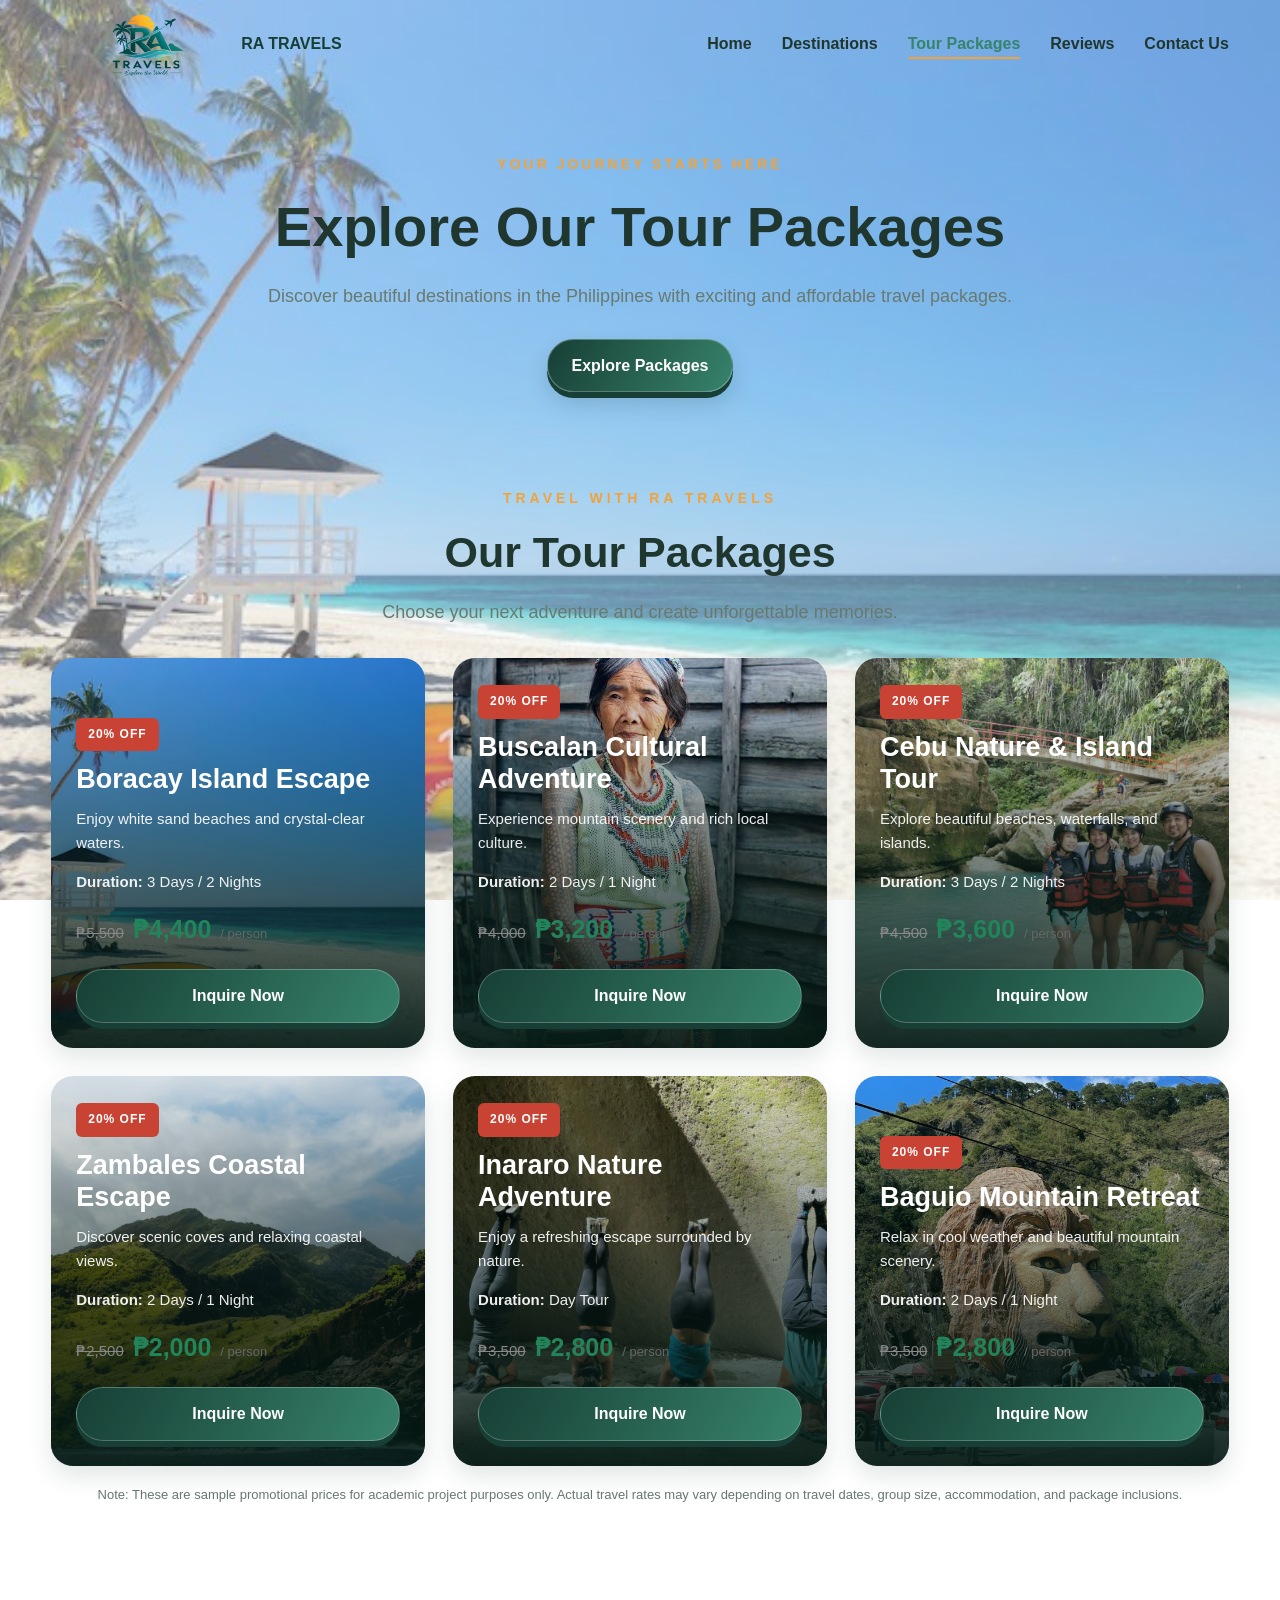
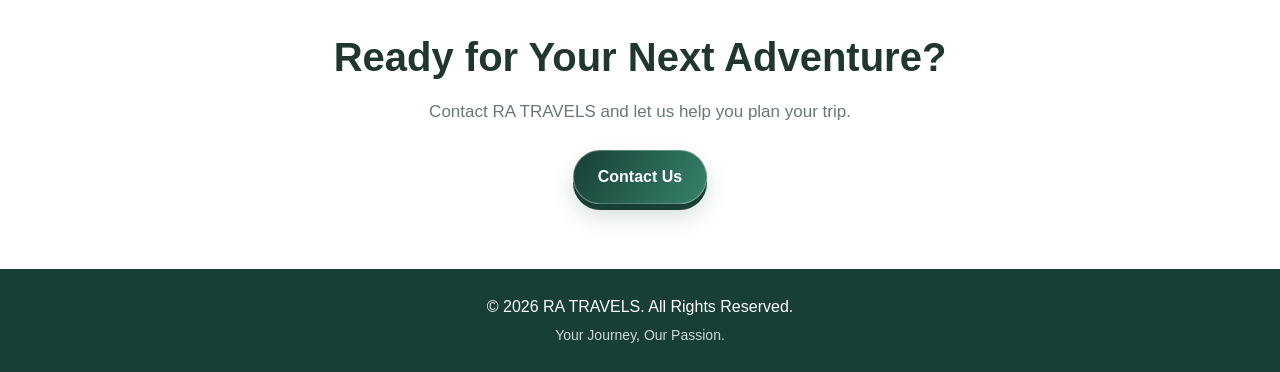
<file: Ar-Travels/ra-travel.html>
<!DOCTYPE html>
<html lang="en">
<head>
    <meta charset="UTF-8">
    <meta name="viewport" content="width=device-width, initial-scale=1.0">
    <title>Tour Packages | RA TRAVELS</title>
    <link rel="stylesheet" href="style.css">
</head>

<body>

    <!-- NAVIGATION -->
    <header>
        <nav class="navbar">
            <a href="index.html" class="logo">
                <img src="ra-travels-logo.png" alt="RA Travels Logo">
                <span>RA TRAVELS</span>
            </a>

            <ul class="nav-links">
                <li><a href="index.html">Home</a></li>
                <li><a href="destinations.html">Destinations</a></li>
                <li><a href="ra-travel.html" class="active">Tour Packages</a></li>
<li><a href="reviews.html">Reviews</a></li>
                <li><a href="contact.html">Contact Us</a></li>
            </ul>
        </nav>
    </header>

    <!-- HERO SECTION -->
    <section class="packages-hero">
        <div class="hero-content">
            <p>YOUR JOURNEY STARTS HERE</p>
            <h1>Explore Our Tour Packages</h1>
            <p>
                Discover beautiful destinations in the Philippines
                with exciting and affordable travel packages.
            </p>
            <a href="#packages" class="btn">Explore Packages</a>
        </div>
    </section>

    <!-- TOUR PACKAGES -->
    <main>
        <section class="section" id="packages">

            <p class="section-label">TRAVEL WITH RA TRAVELS</p>
            <h2>Our Tour Packages</h2>

            <p class="section-description">
                Choose your next adventure and create unforgettable memories.
            </p>

            <div class="destination-grid">

                <!-- BORACAY -->
                <article class="destination-card boracay">
                    <div class="package-content">
                        <span class="sale-badge">20% OFF</span>
                        <h2>Boracay Island Escape</h2>
                        <p>Enjoy white sand beaches and crystal-clear waters.</p>
                        <p><strong>Duration:</strong> 3 Days / 2 Nights</p>

                        <div class="sale-price">
                            <span class="original-price">₱5,500</span>
                            <span class="discounted-price">₱4,400</span>
                            <span class="price-per-person">/ person</span>
                        </div>

                        <a href="contact.html?destination=Boracay" class="btn">
                            Inquire Now
                        </a>
                    </div>
                </article>

                <!-- BUSCALAN -->
                <article class="destination-card buscalan">
                    <div class="package-content">
                        <span class="sale-badge">20% OFF</span>
                        <h2>Buscalan Cultural Adventure</h2>
                        <p>Experience mountain scenery and rich local culture.</p>
                        <p><strong>Duration:</strong> 2 Days / 1 Night</p>

                        <div class="sale-price">
                            <span class="original-price">₱4,000</span>
                            <span class="discounted-price">₱3,200</span>
                            <span class="price-per-person">/ person</span>
                        </div>

                        <a href="contact.html?destination=Buscalan" class="btn">
                            Inquire Now
                        </a>
                    </div>
                </article>

                <!-- CEBU -->
                <article class="destination-card cebu">
                    <div class="package-content">
                        <span class="sale-badge">20% OFF</span>
                        <h2>Cebu Nature &amp; Island Tour</h2>
                        <p>Explore beautiful beaches, waterfalls, and islands.</p>
                        <p><strong>Duration:</strong> 3 Days / 2 Nights</p>

                        <div class="sale-price">
                            <span class="original-price">₱4,500</span>
                            <span class="discounted-price">₱3,600</span>
                            <span class="price-per-person">/ person</span>
                        </div>

                        <a href="contact.html?destination=Cebu" class="btn">
                            Inquire Now
                        </a>
                    </div>
                </article>

                <!-- ZAMBALES -->
                <article class="destination-card zambales">
                    <div class="package-content">
                        <span class="sale-badge">20% OFF</span>
                        <h2>Zambales Coastal Escape</h2>
                        <p>Discover scenic coves and relaxing coastal views.</p>
                        <p><strong>Duration:</strong> 2 Days / 1 Night</p>

                        <div class="sale-price">
                            <span class="original-price">₱2,500</span>
                            <span class="discounted-price">₱2,000</span>
                            <span class="price-per-person">/ person</span>
                        </div>

                        <a href="contact.html?destination=Zambales" class="btn">
                            Inquire Now
                        </a>
                    </div>
                </article>

                <!-- INARARO -->
                <article class="destination-card inararo">
                    <div class="package-content">
                        <span class="sale-badge">20% OFF</span>
                        <h2>Inararo Nature Adventure</h2>
                        <p>Enjoy a refreshing escape surrounded by nature.</p>
                        <p><strong>Duration:</strong> Day Tour</p>

                        <div class="sale-price">
                            <span class="original-price">₱3,500</span>
                            <span class="discounted-price">₱2,800</span>
                            <span class="price-per-person">/ person</span>
                        </div>

                        <a href="contact.html?destination=Inararo" class="btn">
                            Inquire Now
                        </a>
                    </div>
                </article>

                <!-- BAGUIO -->
                <article class="destination-card baguio">
                    <div class="package-content">
                        <span class="sale-badge">20% OFF</span>
                        <h2>Baguio Mountain Retreat</h2>
                        <p>Relax in cool weather and beautiful mountain scenery.</p>
                        <p><strong>Duration:</strong> 2 Days / 1 Night</p>

                        <div class="sale-price">
                            <span class="original-price">₱3,500</span>
                            <span class="discounted-price">₱2,800</span>
                            <span class="price-per-person">/ person</span>
                        </div>

                        <a href="contact.html?destination=Baguio" class="btn">
                            Inquire Now
                        </a>
                    </div>
                </article>

            </div>

            <!-- PRICE DISCLAIMER -->
            <p class="form-note">
                Note: These are sample promotional prices for academic
                project purposes only. Actual travel rates may vary
                depending on travel dates, group size, accommodation,
                and package inclusions.
            </p>

        </section>

        <!-- CALL TO ACTION -->
        <section class="cta-section">
            <h2>Ready for Your Next Adventure?</h2>
            <p>Contact RA TRAVELS and let us help you plan your trip.</p>
            <a href="contact.html" class="btn">Contact Us</a>
        </section>
    </main>

    <!-- FOOTER -->
    <footer>
        <p>&copy; 2026 RA TRAVELS. All Rights Reserved.</p>
        <p>Your Journey, Our Passion.</p>
    </footer>

    <!-- SALE STYLES -->
    <style>
        .sale-badge {
            display: inline-block;
            background: #c94335;
            color: #ffffff;
            font-size: 12px;
            font-weight: 800;
            letter-spacing: 1px;
            padding: 7px 12px;
            border-radius: 6px;
            margin-bottom: 12px;
        }

        .sale-price {
            display: flex;
            flex-wrap: wrap;
            align-items: baseline;
            gap: 9px;
            margin: 15px 0 20px;
        }

        .original-price {
            color: #888888;
            text-decoration: line-through;
            font-size: 15px;
        }

        .discounted-price {
            color: #21845b;
            font-size: 25px;
            font-weight: 800;
        }

        .price-per-person {
            color: #666666;
            font-size: 13px;
        }

        @media (max-width: 600px) {
            .discounted-price {
                font-size: 22px;
            }
        }
    </style>

</body>
</html>
</file>
<file: style.css>
/* ==============================
   RA TRAVELS - GENERAL STYLES
============================== */

* {
    margin: 0;
    padding: 0;
    box-sizing: border-box;
}

:root {
    --green-dark: #173f35;
    --green: #286451;
    --green-light: #37836b;
    --orange: #f2a23a;
    --text-dark: #20372f;
    --text-muted: #687970;
    --white: #ffffff;
    --light-bg: #f7faf8;
}

html {
    scroll-behavior: smooth;
}

body {
    position: relative;
    isolation: isolate;
    font-family: Arial, Helvetica, sans-serif;
    color: var(--text-dark);
    background: transparent;
    line-height: 1.6;
}

/* UNIVERSAL BACKGROUND */

body::before {
    content: "";
    position: fixed;
    inset: 0;
    z-index: -1;
    pointer-events: none;
    background:
        linear-gradient(
            rgba(255, 255, 255, 0.35),
            rgba(255, 255, 255, 0.35)
        ),
        url("boracay.jpg") center / cover no-repeat;
}

img {
    max-width: 100%;
}

a {
    text-decoration: none;
}

button,
input,
select,
textarea {
    font: inherit;
}

/* ==============================
   NAVIGATION BAR
============================== */

header {
    position: relative;
    z-index: 10;
    background: transparent;
    box-shadow: none;
}

.navbar {
    width: min(1200px, 92%);
    min-height: 88px;
    margin: auto;
    display: flex;
    align-items: center;
    justify-content: space-between;
    gap: 25px;
    background: transparent;
}

.logo {
    display: flex;
    align-items: center;
    flex-shrink: 0;
}

.logo img {
    display: block;
    width: 190px;
    max-height: 85px;
    height: auto;
    object-fit: contain;
}
.logo span {
    color: var(--green-dark);
    font-weight: 800;
}

.nav-links {
    list-style: none;
    display: flex;
    align-items: center;
    gap: 30px;
    background: transparent;
}

.nav-links a {
    color: var(--text-dark);
    font-weight: 600;
    position: relative;
    transition: color 0.3s ease;
}

.nav-links a:hover,
.nav-links a.active {
    color: var(--green-light);
}

.nav-links a::after {
    content: "";
    position: absolute;
    left: 0;
    bottom: -7px;
    width: 0;
    height: 2px;
    background: var(--orange);
    transition: width 0.3s ease;
}

.nav-links a:hover::after,
.nav-links a.active::after {
    width: 100%;
}

/* MENU BUTTON - HIDDEN ON DESKTOP */

.menu-toggle {
    display: none;
    border: none;
    background: transparent;
    color: var(--green-dark);
    font-size: 28px;
    cursor: pointer;
    padding: 8px;
}

/* ==============================
   GENERAL SECTION STYLES
============================== */

.section {
    width: min(1200px, 92%);
    margin: 0 auto;
    padding: 55px 0 50px;
    text-align: center;
}

.section > h2 {
    color: var(--text-dark);
    font-size: clamp(30px, 4vw, 43px);
    line-height: 1.25;
    margin-bottom: 18px;
}

.section-label {
    color: var(--orange);
    font-size: 14px;
    font-weight: 800;
    letter-spacing: 4px;
    margin-bottom: 16px;
}

.section-description {
    color: var(--text-muted);
    font-size: 18px;
    line-height: 1.7;
    margin-bottom: 30px;
}

/* ==============================
   TOUR PACKAGES HERO
============================== */

.packages-hero {
    max-width: 1050px;
    margin: auto;
    padding: 65px 24px 40px;
    text-align: center;
    animation: fadeUp 0.8s ease both;
}

.packages-hero .hero-content {
    max-width: 900px;
    margin: 0 auto;
}

.packages-hero .hero-content > p {
    color: var(--text-muted);
    font-size: 18px;
    margin-bottom: 20px;
}

.packages-hero .hero-content > p:first-child {
    color: var(--orange);
    font-size: 14px;
    font-weight: 800;
    letter-spacing: 3px;
}

.packages-hero h1 {
    color: var(--text-dark);
    font-size: clamp(32px, 5vw, 56px);
    line-height: 1.15;
    margin-bottom: 22px;
}

.packages-hero .hero-content .btn {
    margin-top: 8px;
}

/* ==============================
   DESTINATION GRID
============================== */

.packages-section {
    width: min(1200px, 92%);
    margin: 0 auto;
    padding: 10px 0 50px;
}

.destination-grid {
    display: grid;
    grid-template-columns: repeat(3, minmax(0, 1fr));
    gap: 28px;
    text-align: left;
}

/* ==============================
   DESTINATION CARDS
============================== */

.destination-card {
    position: relative;
    isolation: isolate;
    display: flex;
    align-items: flex-end;
    min-height: 390px;
    padding: 25px;
    overflow: hidden;
    border-radius: 22px;
    color: var(--white);
    background-color: #456b5c;
    background-size: cover;
    background-position: center;
    box-shadow: 0 10px 25px rgba(23, 63, 53, 0.13);
    transition:
        transform 0.4s ease,
        box-shadow 0.4s ease;
    animation: fadeUp 0.8s ease both;
}

/* CARD OVERLAY */

.destination-card::before {
    content: "";
    position: absolute;
    inset: 0;
    z-index: -1;
    background: linear-gradient(
        to top,
        rgba(7, 27, 22, 0.94) 0%,
        rgba(7, 27, 22, 0.60) 42%,
        rgba(7, 27, 22, 0.05) 100%
    );
    transition: background 0.4s ease;
}

.destination-card:hover {
    transform: translateY(-9px);
    box-shadow: 0 20px 38px rgba(23, 63, 53, 0.24);
}

.destination-card:hover::before {
    background: linear-gradient(
        to top,
        rgba(7, 27, 22, 0.97) 0%,
        rgba(7, 27, 22, 0.68) 55%,
        rgba(7, 27, 22, 0.12) 100%
    );
}

/* DESTINATION IMAGES */

.destination-card.boracay {
    background-image: url("boracay.jpg");
}

.destination-card.buscalan {
    background-image: url("buscalan.jpg");
}

.destination-card.cebu {
    background-image: url("cebu.jpg");
}

.destination-card.zambales {
    background-image: url("zambales.jpg");
}

.destination-card.inararo {
    background-image: url("inararo.jpg");
}

.destination-card.baguio {
    background-image: url("baguio.jpg");
}

/* CARD TEXT */

.card-content,
.package-content {
    width: 100%;
    position: relative;
    z-index: 1;
}

.card-tag {
    display: inline-block;
    color: var(--white);
    background: rgba(242, 162, 58, 0.95);
    padding: 5px 12px;
    margin-bottom: 12px;
    border-radius: 30px;
    font-size: 12px;
    font-weight: 700;
    letter-spacing: 0.5px;
}

.destination-card h2 {
    color: #ffffff;
    font-size: 27px;
    line-height: 1.2;
    margin-bottom: 12px;
}

.destination-card p {
    color: rgba(255, 255, 255, 0.92);
    font-size: 15px;
    margin-bottom: 15px;
}

.destination-card .btn {
    width: 100%;
}

/* ==============================
   ANIMATED BUTTONS
============================== */

.btn {
    position: relative;
    isolation: isolate;
    display: inline-flex;
    justify-content: center;
    align-items: center;
    gap: 10px;
    overflow: hidden;
    padding: 13px 24px;
    border: 1px solid rgba(255, 255, 255, 0.25);
    border-radius: 50px;
    background: linear-gradient(
        120deg,
        var(--green-dark),
        var(--green-light)
    );
    color: var(--white);
    font-weight: 700;
    text-align: center;
    cursor: pointer;
    box-shadow:
        0 6px 0 var(--green-dark),
        0 12px 22px rgba(23, 63, 53, 0.18);
    transition:
        transform 0.25s ease,
        box-shadow 0.25s ease,
        background 0.3s ease;
}

.btn::before {
    content: "";
    position: absolute;
    z-index: -1;
    top: 0;
    left: -130%;
    width: 75%;
    height: 100%;
    background: linear-gradient(
        110deg,
        transparent,
        rgba(255, 255, 255, 0.30),
        transparent
    );
    transform: skewX(-25deg);
    transition: left 0.6s ease;
}

.btn:hover::before {
    left: 150%;
}

.btn:hover {
    transform: translateY(-3px);
    background: linear-gradient(
        120deg,
        var(--green),
        #419778
    );
    box-shadow:
        0 9px 0 var(--green-dark),
        0 18px 28px rgba(23, 63, 53, 0.25);
}

.btn:active {
    transform: translateY(3px);
    box-shadow: 0 2px 0 var(--green-dark);
}

.btn:focus-visible,
.nav-links a:focus-visible {
    outline: 3px solid var(--orange);
    outline-offset: 4px;
}

/* ==============================
   CALL TO ACTION SECTIONS
============================== */

.packages-cta {
    padding: 0 20px 65px;
    text-align: center;
}

.packages-cta h2 {
    color: var(--text-dark);
    font-size: clamp(27px, 4vw, 40px);
    margin-bottom: 18px;
}

.packages-cta p {
    color: var(--text-dark);
    font-size: 18px;
    margin-bottom: 25px;
}

.cta-btn {
    min-width: 220px;
    padding: 16px 28px;
}

.cta-section {
    display: flex;
    flex-direction: column;
    align-items: center;
    justify-content: center;
    width: 100%;
    padding: 55px 20px 65px;
    margin: 20px auto 0;
    text-align: center;
    clear: both;
}

.cta-section h2 {
    width: 100%;
    color: var(--text-dark);
    font-size: clamp(27px, 4vw, 40px);
    line-height: 1.3;
    margin-bottom: 15px;
}

.cta-section p {
    width: 100%;
    color: var(--text-muted);
    font-size: 17px;
    margin-bottom: 25px;
}

/* ==============================
   CONTACT PAGE
============================== */

.contact-hero {
    text-align: center;
    padding: 60px 24px 40px;
    max-width: 900px;
    margin: auto;
}

.contact-hero h1 {
    font-size: clamp(32px, 5vw, 48px);
    line-height: 1.2;
    margin-bottom: 18px;
}

.contact-hero > p:last-child {
    color: var(--text-muted);
    font-size: 17px;
}

.contact-page {
    width: min(1100px, 92%);
    margin: 0 auto;
    padding: 25px 0 70px;
    display: grid;
    grid-template-columns: 0.9fr 1.1fr;
    gap: 45px;
    align-items: start;
}

.contact-info h2,
.contact-form-container h2 {
    font-size: 28px;
    line-height: 1.3;
    margin-bottom: 15px;
}

.contact-info > p:not(.section-label) {
    color: var(--text-muted);
    margin-bottom: 25px;
}

.contact-item {
    margin-top: 24px;
    padding: 20px;
    border-radius: 15px;
    background: var(--light-bg);
}

.contact-item h3 {
    margin-bottom: 6px;
}

.contact-link {
    display: inline-block;
    color: var(--green);
    font-weight: 700;
    margin-top: 8px;
}

.contact-link:hover {
    text-decoration: underline;
}

.contact-form-container {
    padding: 30px;
    border-radius: 20px;
    background: var(--light-bg);
    box-shadow: 0 10px 30px rgba(23, 63, 53, 0.08);
}

.contact-form-container > p {
    color: var(--text-muted);
    margin-bottom: 22px;
}

.contact-form-container form {
    display: flex;
    flex-direction: column;
    gap: 10px;
}

.contact-form-container label {
    font-weight: 700;
    margin-top: 7px;
}

.contact-form-container input,
.contact-form-container select,
.contact-form-container textarea {
    width: 100%;
    padding: 13px 14px;
    border: 1px solid #d4dfd9;
    border-radius: 10px;
    background: var(--white);
    color: var(--text-dark);
    outline: none;
    transition:
        border-color 0.2s ease,
        box-shadow 0.2s ease;
}

.contact-form-container input:focus,
.contact-form-container select:focus,
.contact-form-container textarea:focus {
    border-color: var(--green-light);
    box-shadow: 0 0 0 3px rgba(55, 131, 107, 0.13);
}

.contact-form-container textarea {
    resize: vertical;
}

.contact-form-container button {
    margin-top: 15px;
    width: 100%;
}

.form-note {
    margin-top: 18px;
    font-size: 13px;
    color: var(--text-muted);
    line-height: 1.7;
}

/* ==============================
   HOME PAGE
============================== */

.home-hero {
    position: relative;
    display: flex;
    align-items: center;
    justify-content: center;
    min-height: 620px;
    padding: 80px 6%;
    text-align: center;
    color: #ffffff;
    background:
        linear-gradient(
            rgba(10, 35, 28, 0.62),
            rgba(10, 35, 28, 0.72)
        ),
        url("boracay.jpg") center / cover no-repeat;
}

.home-hero-content {
    width: 100%;
    max-width: 900px;
    margin: 0 auto;
    animation: fadeUp 0.8s ease both;
}

.home-hero .section-label {
    color: #f2a23a;
    font-size: 14px;
    font-weight: 800;
    letter-spacing: 4px;
    margin-bottom: 20px;
}

.home-hero h1 {
    color: #ffffff;
    font-size: clamp(36px, 6vw, 64px);
    line-height: 1.15;
    margin-bottom: 24px;
}

.home-hero-content > p:not(.section-label) {
    max-width: 700px;
    margin: 0 auto 32px;
    color: rgba(255, 255, 255, 0.95);
    font-size: 18px;
    line-height: 1.8;
}

.home-buttons {
    display: flex;
    justify-content: center;
    align-items: center;
    flex-wrap: wrap;
    gap: 18px;
}

.home-buttons .btn {
    min-width: 190px;
}

/* ==============================
   HOME PAGE PROMO BANNER
============================== */

.promo-banner {
    position: relative;
    isolation: isolate;
    overflow: hidden;
    text-align: center;
    padding: 55px 25px;
    margin: 35px auto;
    width: 90%;
    max-width: 1200px;
    border-radius: 18px;
    background:
        linear-gradient(
            rgba(20, 59, 45, 0.92),
            rgba(20, 59, 45, 0.92)
        ),
        url("boracay.jpg") center / cover no-repeat;
    color: #ffffff;
    box-shadow: 0 10px 30px rgba(0, 0, 0, 0.12);
}

.promo-label {
    color: #ffc66d;
    font-size: 13px;
    font-weight: 800;
    letter-spacing: 3px;
    margin-bottom: 14px;
}

.promo-banner h2 {
    color: #ffffff;
    font-size: clamp(28px, 4vw, 42px);
    margin-bottom: 15px;
}

.promo-banner > p:not(.promo-label):not(.promo-note) {
    color: #f1f5f2;
    line-height: 1.7;
    margin-bottom: 20px;
}

.promo-discount {
    display: inline-block;
    background: #f4a340;
    color: #183f32;
    font-size: clamp(28px, 5vw, 42px);
    font-weight: 900;
    padding: 12px 28px;
    border-radius: 12px;
    margin: 5px 0 15px;
}

.promo-note {
    color: #e0e9e3;
    font-size: 14px;
    margin-bottom: 25px;
}

.promo-btn {
    display: inline-block;
}

/* ==============================
   TOUR PACKAGE SALE PRICES
============================== */

.sale-badge {
    display: inline-block;
    background: #c94335;
    color: #ffffff;
    font-size: 12px;
    font-weight: 800;
    letter-spacing: 1px;
    padding: 7px 12px;
    border-radius: 6px;
    margin-bottom: 12px;
}

.sale-price {
    display: flex;
    flex-wrap: wrap;
    align-items: baseline;
    gap: 9px;
    margin: 15px 0 20px;
}

.original-price {
    color: #dddddd;
    text-decoration: line-through;
    font-size: 15px;
}

.discounted-price {
    color: #8ff0bb;
    font-size: 25px;
    font-weight: 800;
}

.price-per-person {
    color: rgba(255, 255, 255, 0.9);
    font-size: 13px;
}

/* ==============================
   DESTINATIONS PAGE
============================== */

.destinations-page {
    width: min(1200px, 92%);
    margin: 0 auto;
    padding: 65px 0 70px;
}

.destinations-heading {
    text-align: center;
    max-width: 900px;
    margin: 0 auto 40px;
}

.destinations-heading .section-label {
    margin-bottom: 15px;
}

.destinations-heading h1 {
    color: var(--text-dark);
    font-size: clamp(34px, 5vw, 52px);
    line-height: 1.2;
    margin-bottom: 18px;
}

.destinations-page .destination-grid {
    margin-top: 30px;
}

.destinations-page .destination-card {
    min-height: 380px;
}

.destinations-page .card-content {
    width: 100%;
}

.destinations-page .destination-card h2 {
    color: #ffffff;
}

.destinations-page .destination-card p {
    color: rgba(255, 255, 255, 0.95);
}

/* ==============================
   DESTINATIONS TRAVEL GUIDE
============================== */

.destination-hero {
    min-height: 470px;
    display: flex;
    align-items: center;
    justify-content: center;
    padding: 75px 6%;
    text-align: center;
    color: #ffffff;
    background:
        linear-gradient(
            rgba(12, 39, 31, 0.55),
            rgba(12, 39, 31, 0.72)
        ),
        url("boracay.jpg") center 55% / cover no-repeat;
}

.destination-hero-content {
    max-width: 850px;
    animation: fadeUp 0.8s ease both;
}

.destination-hero .section-label {
    color: #ffc36b;
}

.destination-hero h1 {
    font-size: clamp(38px, 6vw, 66px);
    line-height: 1.12;
    margin-bottom: 22px;
    color: #ffffff;
}

.destination-hero-content > p:not(.section-label) {
    max-width: 700px;
    margin: 0 auto 30px;
    font-size: 18px;
    line-height: 1.8;
    color: rgba(255, 255, 255, 0.94);
}

.travel-intro {
    max-width: 820px;
    margin: auto;
    padding: 85px 24px 35px;
    text-align: center;
}

.travel-intro h2 {
    font-size: clamp(29px, 4vw, 43px);
    line-height: 1.25;
    margin-bottom: 18px;
    color: var(--text-dark);
}

.travel-intro > p:last-child {
    font-size: 17px;
    line-height: 1.9;
    color: var(--text-muted);
}

.travel-guide {
    width: min(1160px, 90%);
    margin: 55px auto;
    display: grid;
    grid-template-columns: 1.05fr 0.95fr;
    align-items: center;
    gap: clamp(30px, 5vw, 75px);
}

.travel-guide.reverse .travel-guide-image {
    order: 2;
}

.travel-guide.reverse .travel-guide-content {
    order: 1;
}

.travel-guide-image {
    position: relative;
    min-width: 0;
    height: 420px;
    overflow: hidden;
    border-radius: 24px;
    background: #e5eee9;
    box-shadow: 0 16px 38px rgba(23, 63, 53, 0.13);
}

.travel-guide-image img {
    display: block;
    width: 100%;
    height: 100%;
    object-fit: cover;
    transition: transform 0.6s ease;
}

.travel-guide-image:hover img {
    transform: scale(1.045);
}

.guide-number {
    position: absolute;
    left: 18px;
    bottom: 18px;
    padding: 9px 15px;
    border-radius: 30px;
    background: rgba(23, 63, 53, 0.9);
    color: #ffffff;
    font-size: 11px;
    font-weight: 700;
    letter-spacing: 1.3px;
}

.travel-guide-content {
    padding: 20px 0;
}

.travel-guide-content .section-label {
    font-size: 12px;
    letter-spacing: 2.5px;
    margin-bottom: 13px;
}

.travel-guide-content h2 {
    color: var(--text-dark);
    font-size: clamp(30px, 4vw, 43px);
    line-height: 1.2;
    margin-bottom: 20px;
}

.travel-guide-content > p:not(.section-label) {
    color: var(--text-muted);
    font-size: 16px;
    line-height: 1.9;
    margin-bottom: 25px;
}

.travel-guide-content h3 {
    font-size: 17px;
    color: var(--text-dark);
    margin-bottom: 12px;
}

.guide-highlights {
    list-style: none;
    display: grid;
    gap: 10px;
    margin-bottom: 25px;
}

.guide-highlights li {
    position: relative;
    padding-left: 27px;
    color: var(--text-muted);
    line-height: 1.7;
}

.guide-highlights li::before {
    content: "✓";
    position: absolute;
    left: 0;
    top: 0;
    color: var(--green-light);
    font-weight: 800;
}

.guide-link {
    display: inline-flex;
    align-items: center;
    gap: 12px;
    color: var(--green);
    font-weight: 800;
    border-bottom: 2px solid var(--orange);
    padding-bottom: 6px;
    transition: gap 0.25s ease, color 0.25s ease;
}

.guide-link:hover {
    gap: 18px;
    color: var(--green-light);
}

.destination-cta {
    margin-top: 90px;
    padding: 75px 24px;
    background: var(--light-bg);
    text-align: center;
}

.destination-cta h2 {
    max-width: 780px;
    margin: 0 auto 18px;
    font-size: clamp(28px, 4vw, 42px);
    line-height: 1.3;
    color: var(--text-dark);
}

.destination-cta > p:not(.section-label) {
    color: var(--text-muted);
    margin-bottom: 28px;
    font-size: 17px;
}

/* ==============================
   ANIMATIONS
============================== */

@keyframes fadeUp {
    from {
        opacity: 0;
        transform: translateY(18px);
    }

    to {
        opacity: 1;
        transform: translateY(0);
    }
}

/* ==============================
   TABLET RESPONSIVE
============================== */

@media (max-width: 900px) {
    .destination-grid {
        grid-template-columns: repeat(2, minmax(0, 1fr));
        gap: 22px;
    }

    .destination-card {
        min-height: 360px;
    }

    .contact-page {
        gap: 25px;
    }

    .nav-links {
        gap: 18px;
    }
}

@media (max-width: 850px) {
    .travel-guide {
        grid-template-columns: 1fr 1fr;
        gap: 28px;
        margin: 45px auto;
    }

    .travel-guide-image {
        height: 360px;
    }

    .travel-guide-content h2 {
        font-size: 31px;
    }

    .travel-guide-content > p:not(.section-label) {
        font-size: 15px;
    }
}

/* ==============================
   MOBILE RESPONSIVE
============================== */

@media (max-width: 650px) {
    .destination-hero {
        min-height: 430px;
        padding: 60px 22px;
    }

    .destination-hero-content > p:not(.section-label) {
        font-size: 16px;
    }

    .travel-intro {
        padding: 60px 22px 20px;
    }

    .travel-intro > p:last-child {
        font-size: 16px;
    }

    .travel-guide {
        width: 90%;
        grid-template-columns: 1fr;
        gap: 22px;
        margin: 38px auto 55px;
    }

    .travel-guide.reverse .travel-guide-image,
    .travel-guide.reverse .travel-guide-content {
        order: initial;
    }

    .travel-guide-image {
        height: 300px;
        border-radius: 18px;
    }

    .travel-guide-content {
        padding: 0 3px;
    }

    .travel-guide-content h2 {
        font-size: 32px;
    }

    .destination-cta {
        margin-top: 55px;
        padding: 55px 22px;
    }
}

/* ==============================
   SMALL MOBILE
============================== */

@media (max-width: 600px) {
    .navbar {
        width: 92%;
        padding: 12px 0;
        flex-direction: column;
        gap: 12px;
    }

    .logo img {
    width: 155px;
    max-height: 75px;
}

    .nav-links {
        width: 100%;
        justify-content: center;
        flex-wrap: wrap;
        gap: 12px 18px;
        font-size: 14px;
    }

    .packages-hero {
        padding: 45px 20px 30px;
    }

    .packages-hero .hero-content > p {
        font-size: 16px;
    }

    .packages-hero .hero-content > p:first-child {
        font-size: 11px;
        letter-spacing: 2px;
    }

    .section-description {
        font-size: 16px;
    }

    .destination-grid {
        grid-template-columns: 1fr;
        gap: 22px;
    }

    .destination-card {
        min-height: 370px;
    }

    .packages-cta {
        padding: 0 20px 45px;
    }

    .packages-cta p {
        font-size: 16px;
    }

    .contact-hero {
        padding: 45px 20px 25px;
    }

    .contact-page {
        grid-template-columns: 1fr;
        width: 90%;
        gap: 30px;
    }

    .contact-form-container {
        padding: 22px;
    }

    .promo-banner {
        width: 92%;
        padding: 40px 20px;
        margin: 25px auto;
    }

    .promo-label {
        font-size: 11px;
        letter-spacing: 2px;
    }

    .discounted-price {
        font-size: 22px;
    }

    .cta-section {
        padding: 40px 20px 45px;
    }

    .cta-section p {
        font-size: 16px;
    }
}

/* ==============================
   MOBILE NAVIGATION BUTTON
   VISIBLE ONLY ON SMALL SCREENS
============================== */

@media (max-width: 768px) {
    .menu-toggle {
        display: block;
    }
}

/* ==============================
   FOOTER
============================== */

footer {
    padding: 25px 20px;
    background: var(--green-dark);
    color: var(--white);
    text-align: center;
}

footer p + p {
    margin-top: 5px;
    font-size: 14px;
    opacity: 0.8;
}

/* ==============================
   ACCESSIBILITY: REDUCED MOTION
============================== */

@media (prefers-reduced-motion: reduce) {
    *,
    *::before,
    *::after {
        animation-duration: 0.01ms !important;
        transition-duration: 0.01ms !important;
        scroll-behavior: auto !important;
    }
}



/* Buscalan image - Destinations page only */
.travel-guide-image.buscalan-image img {
    object-fit: cover;
    object-position: center top !important;
}
</file>
<file: Ar-Travels/style.css>
/* ==============================
   RA TRAVELS - GENERAL STYLES
============================== */

* {
    margin: 0;
    padding: 0;
    box-sizing: border-box;
}

:root {
    --green-dark: #173f35;
    --green: #286451;
    --green-light: #37836b;
    --orange: #f2a23a;
    --text-dark: #20372f;
    --text-muted: #687970;
    --white: #ffffff;
    --light-bg: #f7faf8;
}

html {
    scroll-behavior: smooth;
}

body {
    position: relative;
    isolation: isolate;
    font-family: Arial, Helvetica, sans-serif;
    color: var(--text-dark);
    background: transparent;
    line-height: 1.6;
}

/* UNIVERSAL BACKGROUND */

body::before {
    content: "";
    position: fixed;
    inset: 0;
    z-index: -1;
    pointer-events: none;
    background:
        linear-gradient(
            rgba(255, 255, 255, 0.35),
            rgba(255, 255, 255, 0.35)
        ),
        url("boracay.jpg") center / cover no-repeat;
}

img {
    max-width: 100%;
}

a {
    text-decoration: none;
}

button,
input,
select,
textarea {
    font: inherit;
}

/* ==============================
   NAVIGATION BAR
============================== */

header {
    position: relative;
    z-index: 10;
    background: transparent;
    box-shadow: none;
}

.navbar {
    width: min(1200px, 92%);
    min-height: 88px;
    margin: auto;
    display: flex;
    align-items: center;
    justify-content: space-between;
    gap: 25px;
    background: transparent;
}

.logo {
    display: flex;
    align-items: center;
    flex-shrink: 0;
}

.logo img {
    display: block;
    width: 190px;
    max-height: 85px;
    height: auto;
    object-fit: contain;
}
.logo span {
    color: var(--green-dark);
    font-weight: 800;
}

.nav-links {
    list-style: none;
    display: flex;
    align-items: center;
    gap: 30px;
    background: transparent;
}

.nav-links a {
    color: var(--text-dark);
    font-weight: 600;
    position: relative;
    transition: color 0.3s ease;
}

.nav-links a:hover,
.nav-links a.active {
    color: var(--green-light);
}

.nav-links a::after {
    content: "";
    position: absolute;
    left: 0;
    bottom: -7px;
    width: 0;
    height: 2px;
    background: var(--orange);
    transition: width 0.3s ease;
}

.nav-links a:hover::after,
.nav-links a.active::after {
    width: 100%;
}

/* MENU BUTTON - HIDDEN ON DESKTOP */

.menu-toggle {
    display: none;
    border: none;
    background: transparent;
    color: var(--green-dark);
    font-size: 28px;
    cursor: pointer;
    padding: 8px;
}

/* ==============================
   GENERAL SECTION STYLES
============================== */

.section {
    width: min(1200px, 92%);
    margin: 0 auto;
    padding: 55px 0 50px;
    text-align: center;
}

.section > h2 {
    color: var(--text-dark);
    font-size: clamp(30px, 4vw, 43px);
    line-height: 1.25;
    margin-bottom: 18px;
}

.section-label {
    color: var(--orange);
    font-size: 14px;
    font-weight: 800;
    letter-spacing: 4px;
    margin-bottom: 16px;
}

.section-description {
    color: var(--text-muted);
    font-size: 18px;
    line-height: 1.7;
    margin-bottom: 30px;
}

/* ==============================
   TOUR PACKAGES HERO
============================== */

.packages-hero {
    max-width: 1050px;
    margin: auto;
    padding: 65px 24px 40px;
    text-align: center;
    animation: fadeUp 0.8s ease both;
}

.packages-hero .hero-content {
    max-width: 900px;
    margin: 0 auto;
}

.packages-hero .hero-content > p {
    color: var(--text-muted);
    font-size: 18px;
    margin-bottom: 20px;
}

.packages-hero .hero-content > p:first-child {
    color: var(--orange);
    font-size: 14px;
    font-weight: 800;
    letter-spacing: 3px;
}

.packages-hero h1 {
    color: var(--text-dark);
    font-size: clamp(32px, 5vw, 56px);
    line-height: 1.15;
    margin-bottom: 22px;
}

.packages-hero .hero-content .btn {
    margin-top: 8px;
}

/* ==============================
   DESTINATION GRID
============================== */

.packages-section {
    width: min(1200px, 92%);
    margin: 0 auto;
    padding: 10px 0 50px;
}

.destination-grid {
    display: grid;
    grid-template-columns: repeat(3, minmax(0, 1fr));
    gap: 28px;
    text-align: left;
}

/* ==============================
   DESTINATION CARDS
============================== */

.destination-card {
    position: relative;
    isolation: isolate;
    display: flex;
    align-items: flex-end;
    min-height: 390px;
    padding: 25px;
    overflow: hidden;
    border-radius: 22px;
    color: var(--white);
    background-color: #456b5c;
    background-size: cover;
    background-position: center;
    box-shadow: 0 10px 25px rgba(23, 63, 53, 0.13);
    transition:
        transform 0.4s ease,
        box-shadow 0.4s ease;
    animation: fadeUp 0.8s ease both;
}

/* CARD OVERLAY */

.destination-card::before {
    content: "";
    position: absolute;
    inset: 0;
    z-index: -1;
    background: linear-gradient(
        to top,
        rgba(7, 27, 22, 0.94) 0%,
        rgba(7, 27, 22, 0.60) 42%,
        rgba(7, 27, 22, 0.05) 100%
    );
    transition: background 0.4s ease;
}

.destination-card:hover {
    transform: translateY(-9px);
    box-shadow: 0 20px 38px rgba(23, 63, 53, 0.24);
}

.destination-card:hover::before {
    background: linear-gradient(
        to top,
        rgba(7, 27, 22, 0.97) 0%,
        rgba(7, 27, 22, 0.68) 55%,
        rgba(7, 27, 22, 0.12) 100%
    );
}

/* DESTINATION IMAGES */

.destination-card.boracay {
    background-image: url("boracay.jpg");
}

.destination-card.buscalan {
    background-image: url("buscalan.jpg");
}

.destination-card.cebu {
    background-image: url("cebu.jpg");
}

.destination-card.zambales {
    background-image: url("zambales.jpg");
}

.destination-card.inararo {
    background-image: url("inararo.jpg");
}

.destination-card.baguio {
    background-image: url("baguio.jpg");
}

/* CARD TEXT */

.card-content,
.package-content {
    width: 100%;
    position: relative;
    z-index: 1;
}

.card-tag {
    display: inline-block;
    color: var(--white);
    background: rgba(242, 162, 58, 0.95);
    padding: 5px 12px;
    margin-bottom: 12px;
    border-radius: 30px;
    font-size: 12px;
    font-weight: 700;
    letter-spacing: 0.5px;
}

.destination-card h2 {
    color: #ffffff;
    font-size: 27px;
    line-height: 1.2;
    margin-bottom: 12px;
}

.destination-card p {
    color: rgba(255, 255, 255, 0.92);
    font-size: 15px;
    margin-bottom: 15px;
}

.destination-card .btn {
    width: 100%;
}

/* ==============================
   ANIMATED BUTTONS
============================== */

.btn {
    position: relative;
    isolation: isolate;
    display: inline-flex;
    justify-content: center;
    align-items: center;
    gap: 10px;
    overflow: hidden;
    padding: 13px 24px;
    border: 1px solid rgba(255, 255, 255, 0.25);
    border-radius: 50px;
    background: linear-gradient(
        120deg,
        var(--green-dark),
        var(--green-light)
    );
    color: var(--white);
    font-weight: 700;
    text-align: center;
    cursor: pointer;
    box-shadow:
        0 6px 0 var(--green-dark),
        0 12px 22px rgba(23, 63, 53, 0.18);
    transition:
        transform 0.25s ease,
        box-shadow 0.25s ease,
        background 0.3s ease;
}

.btn::before {
    content: "";
    position: absolute;
    z-index: -1;
    top: 0;
    left: -130%;
    width: 75%;
    height: 100%;
    background: linear-gradient(
        110deg,
        transparent,
        rgba(255, 255, 255, 0.30),
        transparent
    );
    transform: skewX(-25deg);
    transition: left 0.6s ease;
}

.btn:hover::before {
    left: 150%;
}

.btn:hover {
    transform: translateY(-3px);
    background: linear-gradient(
        120deg,
        var(--green),
        #419778
    );
    box-shadow:
        0 9px 0 var(--green-dark),
        0 18px 28px rgba(23, 63, 53, 0.25);
}

.btn:active {
    transform: translateY(3px);
    box-shadow: 0 2px 0 var(--green-dark);
}

.btn:focus-visible,
.nav-links a:focus-visible {
    outline: 3px solid var(--orange);
    outline-offset: 4px;
}

/* ==============================
   CALL TO ACTION SECTIONS
============================== */

.packages-cta {
    padding: 0 20px 65px;
    text-align: center;
}

.packages-cta h2 {
    color: var(--text-dark);
    font-size: clamp(27px, 4vw, 40px);
    margin-bottom: 18px;
}

.packages-cta p {
    color: var(--text-dark);
    font-size: 18px;
    margin-bottom: 25px;
}

.cta-btn {
    min-width: 220px;
    padding: 16px 28px;
}

.cta-section {
    display: flex;
    flex-direction: column;
    align-items: center;
    justify-content: center;
    width: 100%;
    padding: 55px 20px 65px;
    margin: 20px auto 0;
    text-align: center;
    clear: both;
}

.cta-section h2 {
    width: 100%;
    color: var(--text-dark);
    font-size: clamp(27px, 4vw, 40px);
    line-height: 1.3;
    margin-bottom: 15px;
}

.cta-section p {
    width: 100%;
    color: var(--text-muted);
    font-size: 17px;
    margin-bottom: 25px;
}

/* ==============================
   CONTACT PAGE
============================== */

.contact-hero {
    text-align: center;
    padding: 60px 24px 40px;
    max-width: 900px;
    margin: auto;
}

.contact-hero h1 {
    font-size: clamp(32px, 5vw, 48px);
    line-height: 1.2;
    margin-bottom: 18px;
}

.contact-hero > p:last-child {
    color: var(--text-muted);
    font-size: 17px;
}

.contact-page {
    width: min(1100px, 92%);
    margin: 0 auto;
    padding: 25px 0 70px;
    display: grid;
    grid-template-columns: 0.9fr 1.1fr;
    gap: 45px;
    align-items: start;
}

.contact-info h2,
.contact-form-container h2 {
    font-size: 28px;
    line-height: 1.3;
    margin-bottom: 15px;
}

.contact-info > p:not(.section-label) {
    color: var(--text-muted);
    margin-bottom: 25px;
}

.contact-item {
    margin-top: 24px;
    padding: 20px;
    border-radius: 15px;
    background: var(--light-bg);
}

.contact-item h3 {
    margin-bottom: 6px;
}

.contact-link {
    display: inline-block;
    color: var(--green);
    font-weight: 700;
    margin-top: 8px;
}

.contact-link:hover {
    text-decoration: underline;
}

.contact-form-container {
    padding: 30px;
    border-radius: 20px;
    background: var(--light-bg);
    box-shadow: 0 10px 30px rgba(23, 63, 53, 0.08);
}

.contact-form-container > p {
    color: var(--text-muted);
    margin-bottom: 22px;
}

.contact-form-container form {
    display: flex;
    flex-direction: column;
    gap: 10px;
}

.contact-form-container label {
    font-weight: 700;
    margin-top: 7px;
}

.contact-form-container input,
.contact-form-container select,
.contact-form-container textarea {
    width: 100%;
    padding: 13px 14px;
    border: 1px solid #d4dfd9;
    border-radius: 10px;
    background: var(--white);
    color: var(--text-dark);
    outline: none;
    transition:
        border-color 0.2s ease,
        box-shadow 0.2s ease;
}

.contact-form-container input:focus,
.contact-form-container select:focus,
.contact-form-container textarea:focus {
    border-color: var(--green-light);
    box-shadow: 0 0 0 3px rgba(55, 131, 107, 0.13);
}

.contact-form-container textarea {
    resize: vertical;
}

.contact-form-container button {
    margin-top: 15px;
    width: 100%;
}

.form-note {
    margin-top: 18px;
    font-size: 13px;
    color: var(--text-muted);
    line-height: 1.7;
}

/* ==============================
   HOME PAGE
============================== */

.home-hero {
    position: relative;
    display: flex;
    align-items: center;
    justify-content: center;
    min-height: 620px;
    padding: 80px 6%;
    text-align: center;
    color: #ffffff;
    background:
        linear-gradient(
            rgba(10, 35, 28, 0.62),
            rgba(10, 35, 28, 0.72)
        ),
        url("boracay.jpg") center / cover no-repeat;
}

.home-hero-content {
    width: 100%;
    max-width: 900px;
    margin: 0 auto;
    animation: fadeUp 0.8s ease both;
}

.home-hero .section-label {
    color: #f2a23a;
    font-size: 14px;
    font-weight: 800;
    letter-spacing: 4px;
    margin-bottom: 20px;
}

.home-hero h1 {
    color: #ffffff;
    font-size: clamp(36px, 6vw, 64px);
    line-height: 1.15;
    margin-bottom: 24px;
}

.home-hero-content > p:not(.section-label) {
    max-width: 700px;
    margin: 0 auto 32px;
    color: rgba(255, 255, 255, 0.95);
    font-size: 18px;
    line-height: 1.8;
}

.home-buttons {
    display: flex;
    justify-content: center;
    align-items: center;
    flex-wrap: wrap;
    gap: 18px;
}

.home-buttons .btn {
    min-width: 190px;
}

/* ==============================
   HOME PAGE PROMO BANNER
============================== */

.promo-banner {
    position: relative;
    isolation: isolate;
    overflow: hidden;
    text-align: center;
    padding: 55px 25px;
    margin: 35px auto;
    width: 90%;
    max-width: 1200px;
    border-radius: 18px;
    background:
        linear-gradient(
            rgba(20, 59, 45, 0.92),
            rgba(20, 59, 45, 0.92)
        ),
        url("boracay.jpg") center / cover no-repeat;
    color: #ffffff;
    box-shadow: 0 10px 30px rgba(0, 0, 0, 0.12);
}

.promo-label {
    color: #ffc66d;
    font-size: 13px;
    font-weight: 800;
    letter-spacing: 3px;
    margin-bottom: 14px;
}

.promo-banner h2 {
    color: #ffffff;
    font-size: clamp(28px, 4vw, 42px);
    margin-bottom: 15px;
}

.promo-banner > p:not(.promo-label):not(.promo-note) {
    color: #f1f5f2;
    line-height: 1.7;
    margin-bottom: 20px;
}

.promo-discount {
    display: inline-block;
    background: #f4a340;
    color: #183f32;
    font-size: clamp(28px, 5vw, 42px);
    font-weight: 900;
    padding: 12px 28px;
    border-radius: 12px;
    margin: 5px 0 15px;
}

.promo-note {
    color: #e0e9e3;
    font-size: 14px;
    margin-bottom: 25px;
}

.promo-btn {
    display: inline-block;
}

/* ==============================
   TOUR PACKAGE SALE PRICES
============================== */

.sale-badge {
    display: inline-block;
    background: #c94335;
    color: #ffffff;
    font-size: 12px;
    font-weight: 800;
    letter-spacing: 1px;
    padding: 7px 12px;
    border-radius: 6px;
    margin-bottom: 12px;
}

.sale-price {
    display: flex;
    flex-wrap: wrap;
    align-items: baseline;
    gap: 9px;
    margin: 15px 0 20px;
}

.original-price {
    color: #dddddd;
    text-decoration: line-through;
    font-size: 15px;
}

.discounted-price {
    color: #8ff0bb;
    font-size: 25px;
    font-weight: 800;
}

.price-per-person {
    color: rgba(255, 255, 255, 0.9);
    font-size: 13px;
}

/* ==============================
   DESTINATIONS PAGE
============================== */

.destinations-page {
    width: min(1200px, 92%);
    margin: 0 auto;
    padding: 65px 0 70px;
}

.destinations-heading {
    text-align: center;
    max-width: 900px;
    margin: 0 auto 40px;
}

.destinations-heading .section-label {
    margin-bottom: 15px;
}

.destinations-heading h1 {
    color: var(--text-dark);
    font-size: clamp(34px, 5vw, 52px);
    line-height: 1.2;
    margin-bottom: 18px;
}

.destinations-page .destination-grid {
    margin-top: 30px;
}

.destinations-page .destination-card {
    min-height: 380px;
}

.destinations-page .card-content {
    width: 100%;
}

.destinations-page .destination-card h2 {
    color: #ffffff;
}

.destinations-page .destination-card p {
    color: rgba(255, 255, 255, 0.95);
}

/* ==============================
   DESTINATIONS TRAVEL GUIDE
============================== */

.destination-hero {
    min-height: 470px;
    display: flex;
    align-items: center;
    justify-content: center;
    padding: 75px 6%;
    text-align: center;
    color: #ffffff;
    background:
        linear-gradient(
            rgba(12, 39, 31, 0.55),
            rgba(12, 39, 31, 0.72)
        ),
        url("boracay.jpg") center 55% / cover no-repeat;
}

.destination-hero-content {
    max-width: 850px;
    animation: fadeUp 0.8s ease both;
}

.destination-hero .section-label {
    color: #ffc36b;
}

.destination-hero h1 {
    font-size: clamp(38px, 6vw, 66px);
    line-height: 1.12;
    margin-bottom: 22px;
    color: #ffffff;
}

.destination-hero-content > p:not(.section-label) {
    max-width: 700px;
    margin: 0 auto 30px;
    font-size: 18px;
    line-height: 1.8;
    color: rgba(255, 255, 255, 0.94);
}

.travel-intro {
    max-width: 820px;
    margin: auto;
    padding: 85px 24px 35px;
    text-align: center;
}

.travel-intro h2 {
    font-size: clamp(29px, 4vw, 43px);
    line-height: 1.25;
    margin-bottom: 18px;
    color: var(--text-dark);
}

.travel-intro > p:last-child {
    font-size: 17px;
    line-height: 1.9;
    color: var(--text-muted);
}

.travel-guide {
    width: min(1160px, 90%);
    margin: 55px auto;
    display: grid;
    grid-template-columns: 1.05fr 0.95fr;
    align-items: center;
    gap: clamp(30px, 5vw, 75px);
}

.travel-guide.reverse .travel-guide-image {
    order: 2;
}

.travel-guide.reverse .travel-guide-content {
    order: 1;
}

.travel-guide-image {
    position: relative;
    min-width: 0;
    height: 420px;
    overflow: hidden;
    border-radius: 24px;
    background: #e5eee9;
    box-shadow: 0 16px 38px rgba(23, 63, 53, 0.13);
}

.travel-guide-image img {
    display: block;
    width: 100%;
    height: 100%;
    object-fit: cover;
    transition: transform 0.6s ease;
}

.travel-guide-image:hover img {
    transform: scale(1.045);
}

.guide-number {
    position: absolute;
    left: 18px;
    bottom: 18px;
    padding: 9px 15px;
    border-radius: 30px;
    background: rgba(23, 63, 53, 0.9);
    color: #ffffff;
    font-size: 11px;
    font-weight: 700;
    letter-spacing: 1.3px;
}

.travel-guide-content {
    padding: 20px 0;
}

.travel-guide-content .section-label {
    font-size: 12px;
    letter-spacing: 2.5px;
    margin-bottom: 13px;
}

.travel-guide-content h2 {
    color: var(--text-dark);
    font-size: clamp(30px, 4vw, 43px);
    line-height: 1.2;
    margin-bottom: 20px;
}

.travel-guide-content > p:not(.section-label) {
    color: var(--text-muted);
    font-size: 16px;
    line-height: 1.9;
    margin-bottom: 25px;
}

.travel-guide-content h3 {
    font-size: 17px;
    color: var(--text-dark);
    margin-bottom: 12px;
}

.guide-highlights {
    list-style: none;
    display: grid;
    gap: 10px;
    margin-bottom: 25px;
}

.guide-highlights li {
    position: relative;
    padding-left: 27px;
    color: var(--text-muted);
    line-height: 1.7;
}

.guide-highlights li::before {
    content: "✓";
    position: absolute;
    left: 0;
    top: 0;
    color: var(--green-light);
    font-weight: 800;
}

.guide-link {
    display: inline-flex;
    align-items: center;
    gap: 12px;
    color: var(--green);
    font-weight: 800;
    border-bottom: 2px solid var(--orange);
    padding-bottom: 6px;
    transition: gap 0.25s ease, color 0.25s ease;
}

.guide-link:hover {
    gap: 18px;
    color: var(--green-light);
}

.destination-cta {
    margin-top: 90px;
    padding: 75px 24px;
    background: var(--light-bg);
    text-align: center;
}

.destination-cta h2 {
    max-width: 780px;
    margin: 0 auto 18px;
    font-size: clamp(28px, 4vw, 42px);
    line-height: 1.3;
    color: var(--text-dark);
}

.destination-cta > p:not(.section-label) {
    color: var(--text-muted);
    margin-bottom: 28px;
    font-size: 17px;
}

/* ==============================
   ANIMATIONS
============================== */

@keyframes fadeUp {
    from {
        opacity: 0;
        transform: translateY(18px);
    }

    to {
        opacity: 1;
        transform: translateY(0);
    }
}

/* ==============================
   TABLET RESPONSIVE
============================== */

@media (max-width: 900px) {
    .destination-grid {
        grid-template-columns: repeat(2, minmax(0, 1fr));
        gap: 22px;
    }

    .destination-card {
        min-height: 360px;
    }

    .contact-page {
        gap: 25px;
    }

    .nav-links {
        gap: 18px;
    }
}

@media (max-width: 850px) {
    .travel-guide {
        grid-template-columns: 1fr 1fr;
        gap: 28px;
        margin: 45px auto;
    }

    .travel-guide-image {
        height: 360px;
    }

    .travel-guide-content h2 {
        font-size: 31px;
    }

    .travel-guide-content > p:not(.section-label) {
        font-size: 15px;
    }
}

/* ==============================
   MOBILE RESPONSIVE
============================== */

@media (max-width: 650px) {
    .destination-hero {
        min-height: 430px;
        padding: 60px 22px;
    }

    .destination-hero-content > p:not(.section-label) {
        font-size: 16px;
    }

    .travel-intro {
        padding: 60px 22px 20px;
    }

    .travel-intro > p:last-child {
        font-size: 16px;
    }

    .travel-guide {
        width: 90%;
        grid-template-columns: 1fr;
        gap: 22px;
        margin: 38px auto 55px;
    }

    .travel-guide.reverse .travel-guide-image,
    .travel-guide.reverse .travel-guide-content {
        order: initial;
    }

    .travel-guide-image {
        height: 300px;
        border-radius: 18px;
    }

    .travel-guide-content {
        padding: 0 3px;
    }

    .travel-guide-content h2 {
        font-size: 32px;
    }

    .destination-cta {
        margin-top: 55px;
        padding: 55px 22px;
    }
}

/* ==============================
   SMALL MOBILE
============================== */

@media (max-width: 600px) {
    .navbar {
        width: 92%;
        padding: 12px 0;
        flex-direction: column;
        gap: 12px;
    }

    .logo img {
    width: 155px;
    max-height: 75px;
}

    .nav-links {
        width: 100%;
        justify-content: center;
        flex-wrap: wrap;
        gap: 12px 18px;
        font-size: 14px;
    }

    .packages-hero {
        padding: 45px 20px 30px;
    }

    .packages-hero .hero-content > p {
        font-size: 16px;
    }

    .packages-hero .hero-content > p:first-child {
        font-size: 11px;
        letter-spacing: 2px;
    }

    .section-description {
        font-size: 16px;
    }

    .destination-grid {
        grid-template-columns: 1fr;
        gap: 22px;
    }

    .destination-card {
        min-height: 370px;
    }

    .packages-cta {
        padding: 0 20px 45px;
    }

    .packages-cta p {
        font-size: 16px;
    }

    .contact-hero {
        padding: 45px 20px 25px;
    }

    .contact-page {
        grid-template-columns: 1fr;
        width: 90%;
        gap: 30px;
    }

    .contact-form-container {
        padding: 22px;
    }

    .promo-banner {
        width: 92%;
        padding: 40px 20px;
        margin: 25px auto;
    }

    .promo-label {
        font-size: 11px;
        letter-spacing: 2px;
    }

    .discounted-price {
        font-size: 22px;
    }

    .cta-section {
        padding: 40px 20px 45px;
    }

    .cta-section p {
        font-size: 16px;
    }
}

/* ==============================
   MOBILE NAVIGATION BUTTON
   VISIBLE ONLY ON SMALL SCREENS
============================== */

@media (max-width: 768px) {
    .menu-toggle {
        display: block;
    }
}

/* ==============================
   FOOTER
============================== */

footer {
    padding: 25px 20px;
    background: var(--green-dark);
    color: var(--white);
    text-align: center;
}

footer p + p {
    margin-top: 5px;
    font-size: 14px;
    opacity: 0.8;
}

/* ==============================
   ACCESSIBILITY: REDUCED MOTION
============================== */

@media (prefers-reduced-motion: reduce) {
    *,
    *::before,
    *::after {
        animation-duration: 0.01ms !important;
        transition-duration: 0.01ms !important;
        scroll-behavior: auto !important;
    }
}
</file>
